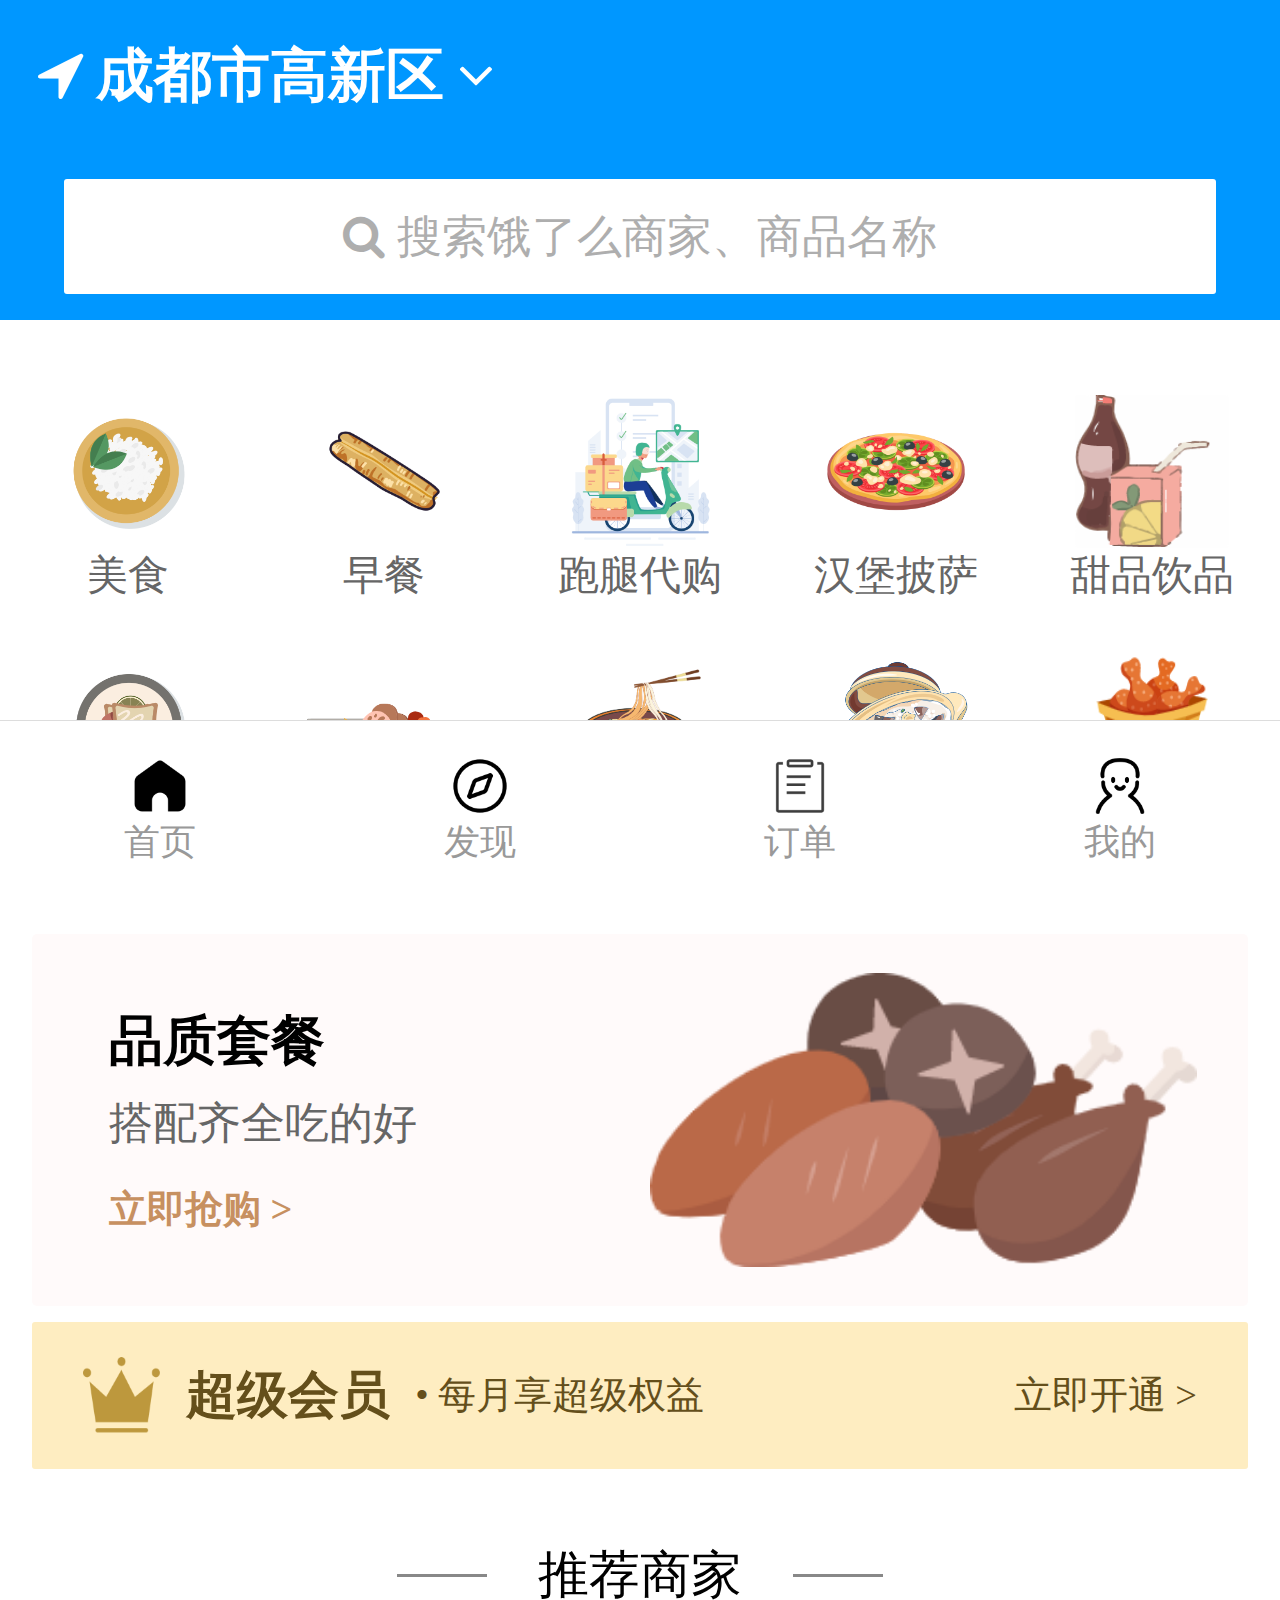
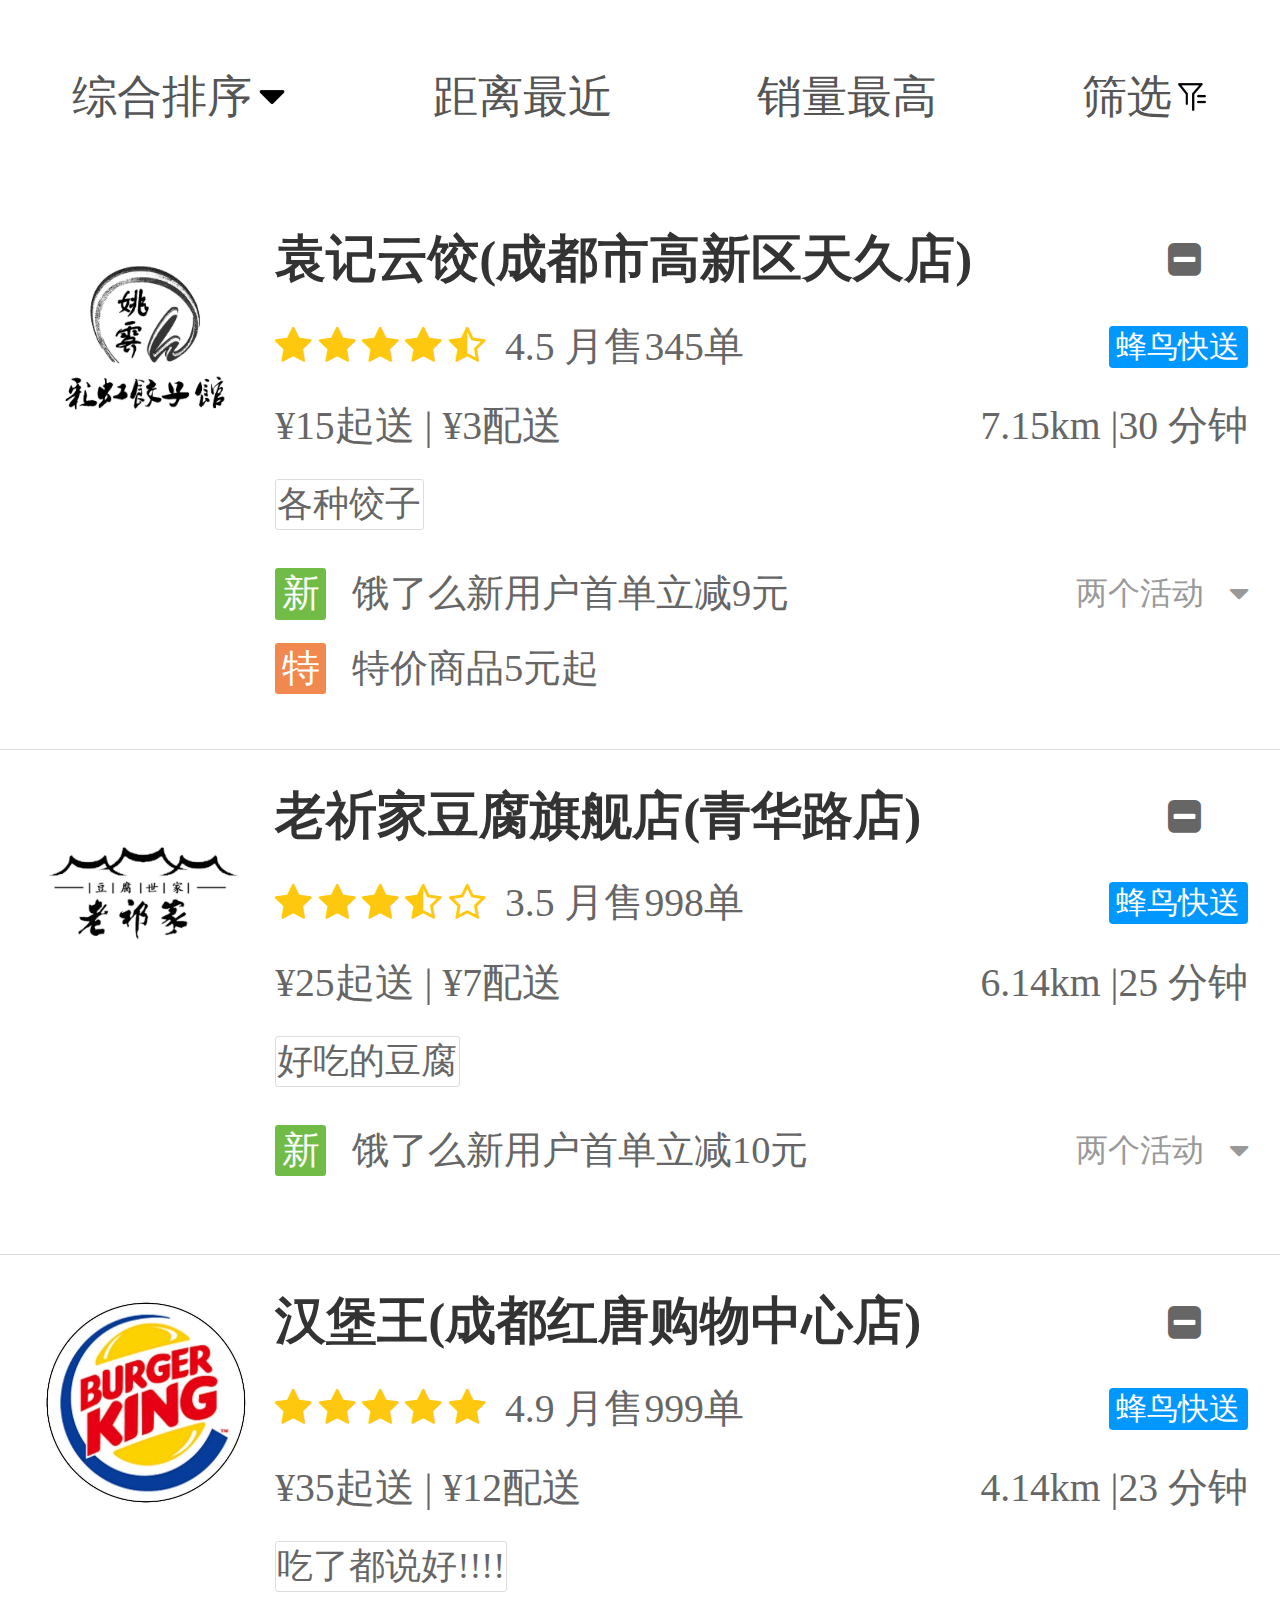
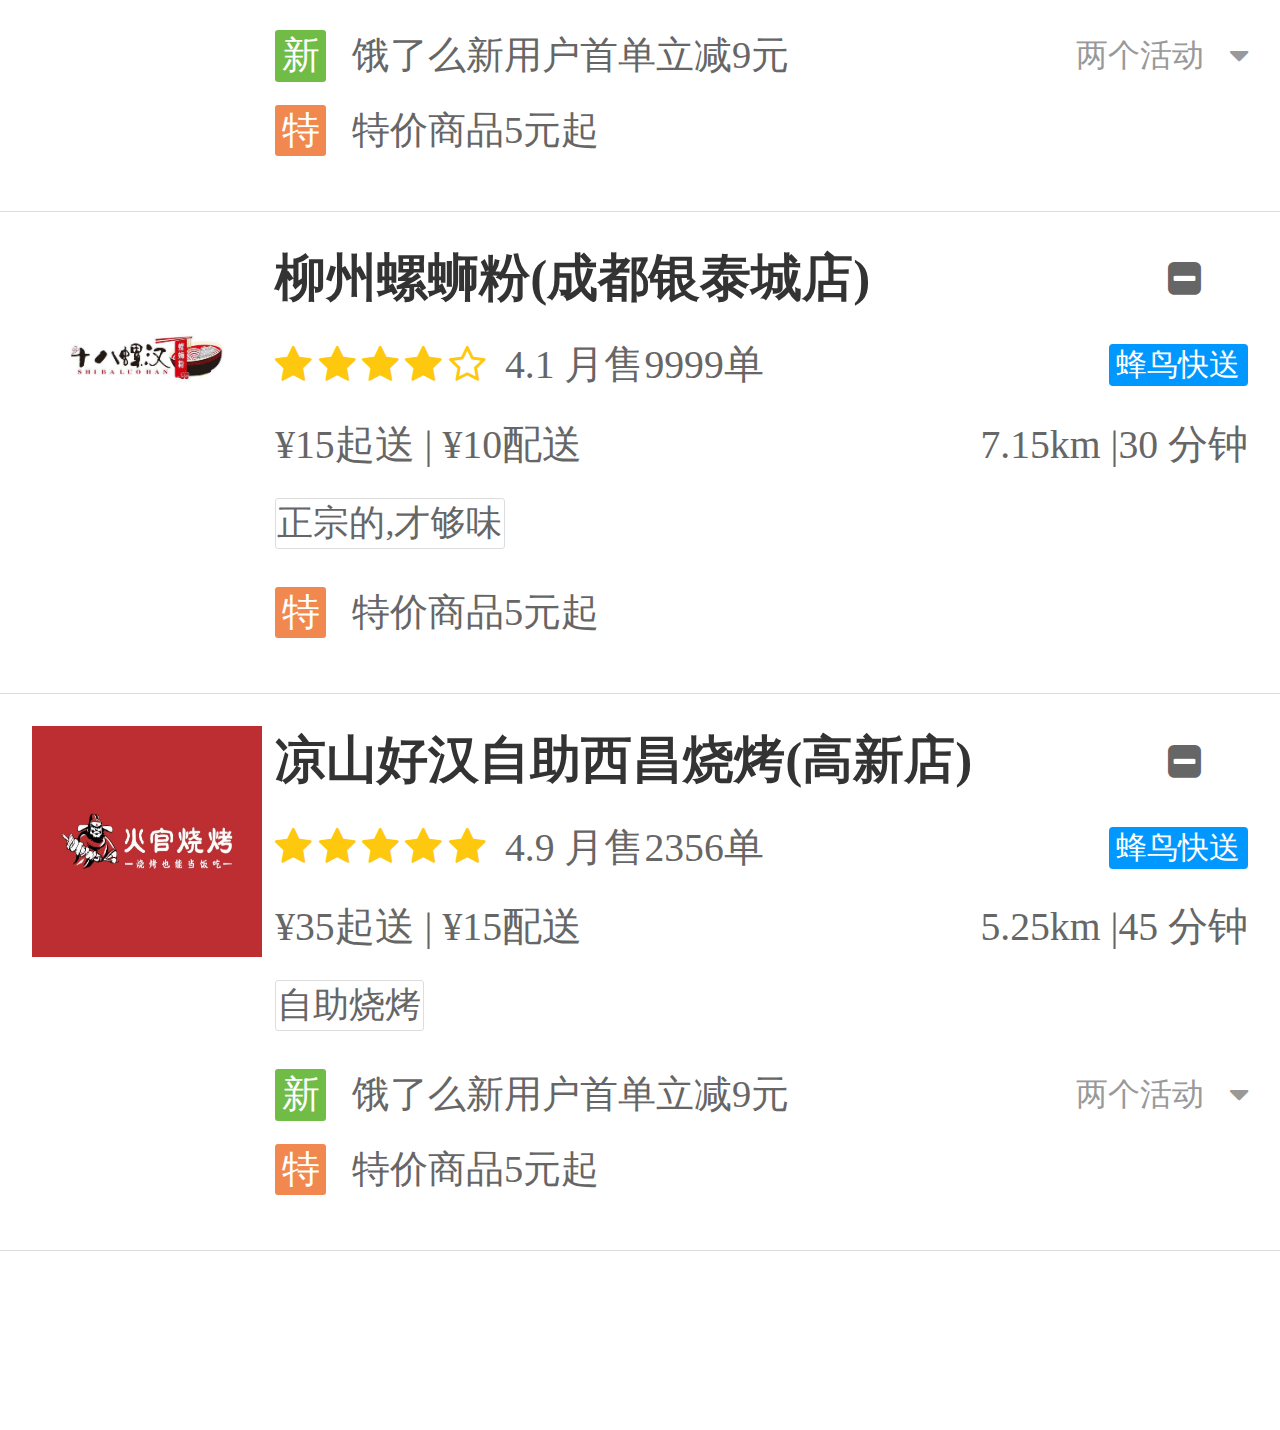
<file: elmFront/index.html>
<!DOCTYPE html>
<html lang="en">
    <head>
        <title>饿了吗首页</title>
        <meta charset="UTF-8">
        <meta name="viewport" content="width=device-width,initial-scale=1">
        <link href="FrameWork/font-awesome-4.7.0/css/font-awesome.min.css" rel="stylesheet">
        <link href="FrameWork/reset.css" rel="stylesheet">
        <link href="css/index.css" rel="stylesheet">
        <script src = js/index.js></script>
        <!--最后书写的样式有效-->
        <title>Title</title>
    </head>
    <body>
        <!--总容器-->
        <div class="wrapper">
            <!--头部部分-->
            <header>
                <div class="location-text"><i class="fa fa-location-arrow"></i>成都市高新区<i class="fa fa-angle-down"></i>
                </div>

            </header>

            <!--搜索部分-->
            <div class="search">
                <div class="search-fixed-top"id="fixedBox">
                    <div class="search-box">
                        <i class="fa fa-search"></i>搜索饿了么商家、商品名称
                    </div>
                </div>
            </div>

            <!--点餐分类部分-->
            <ul class="foodType">
                <li onclick="location.href='businesslist.html'">
                    <img src="img/img1/msfl001.png">
                    <p>美食</p>
                </li >
                <li onclick="location.href='businesslist.html'">
                <img src="img/img1/msfl002.png">
                <p>早餐</p>
                </li>
                <li onclick="location.href='businesslist.html'">
                <img src="img/img1/msfl003.png">
                <p>跑腿代购</p>
                </li>
                <li onclick="location.href='businesslist.html'">
                <img src="img/img1/msfl004.png">
                <p>汉堡披萨</p>
                </li>
                <li onclick="location.href='businesslist.html'">
                <img src="img/img1/msfl005.png">
                <p>甜品饮品</p>
                </li>
                <li onclick="location.href='businesslist.html'">
                <img src="img/img1/msfl006.png">
                <p>素食简餐</p>
                </li>
                <li onclick="location.href='businesslist.html'">
                <img src="img/img1/msfl007.png">
                <p>地方小吃</p>
                </li>
                <li onclick="location.href='businesslist.html'">
                <img src="img/img1/msfl008.png">
                <p>米粉面馆</p>
                </li>
                <li onclick="location.href='businesslist.html'">
                <img src="img/img1/msfl009.png">
                <p>包子粥铺</p>
                </li>
                <li onclick="location.href='businesslist.html'">
                <img src="img/img1/msfl010.png">
                <p>炸鸡炸串</p>
                </li>
            </ul>

            <!--广告部分-->
            <div class="banner">
                <div>
                    <h3>品质套餐</h3>
                    <p>搭配齐全吃的好</p>
                    <a>立即抢购 &gt;</a>
                </div>
                <img src="img/img1/ban.png">
            </div>

            <!--超级会员部分-->
            <div class="superMember">
                <div class="super_left">
                    <img src="img/img1/super_left.png">
                    <h3>超级会员</h3>
                    <p>&#8226; 每月享超级权益</p>
                </div>

                <div class="super_right">
                    立即开通 &gt;
                </div>


            </div>

            <!--推荐商家部分-->
            <div class="recommend">
                <div class="recommend-line"></div>
                <p>推荐商家</p>
                <div class="recommend-line"></div>
            </div>

            <!--排序方式-->
            <ul class="orderType">
                <li>综合排序<img src="img/img1/downTri.png"></li>
                <li>距离最近</li>
                <li>销量最高</li>
                <li>筛选<img src="img/img1/select.png"></li>

            </ul>

            <!--推荐商家列表-->
            <ul class="business">
                <li>
                <img src="img/img1/dumPing.jpeg">
                <div class="business_info">
                    <div class="business_info_header">
                        <h3>袁记云饺(成都市高新区天久店)</h3>
                        <i class="fa fa-minus-square"></i>
                    </div> <!--第一行-->
                    <div class="business_info_star">
                        <div class="business_info_star_left">
                            <!--                                <i class="fa fa-star"></i>满星-->
                            <!--                                <i class="fa fa-star-half-full"></i>半星-->
                            <!--                                <i class="fa fa-star-o"></i>空星-->
                            <i class="fa fa-star"></i>
                            <i class="fa fa-star"></i>
                            <i class="fa fa-star"></i>
                            <i class="fa fa-star"></i>
                            <i class="fa fa-star-half-full"></i>
                            <p>4.5 月售345单</p>
                        </div>
                        <div class="business_info_star_right">蜂鸟快送</div>
                    </div><!--星级评价-->
                    <div class="business_info_delivery">
                        <p>&#165;15起送 | &#165;3配送</p>
                        <p>7.15km |30 分钟</p>
                    </div><!--配送-->
                    <div class="business_info_intro">
                        <div>各种饺子</div>
                    </div><!--简介-->
                    <div class="business_info_promotion">
                        <div class="business_info_promotion_left">
                            <div class="business_info_promotion_left_icon">新</div>
                            <p>饿了么新用户首单立减9元</p>
                        </div>
                        <div class="business_info_promotion_right">
                            <p>两个活动</p>
                            <i class="fa fa-caret-down"></i>
                        </div>

                    </div><!---->
                    <div class="business_info_promotion">
                        <div class="business_info_promotion_left">
<!--                            这里用到了一个行的样式-->
                            <div class="business_info_promotion_left_icon" style="background-color: #F1884F">特</div>
                            <p>特价商品5元起</p>
                        </div>


                    </div><!---->




                </div>
            </li>
                <li>
                    <img src="img/img1/tofu.jpeg">
                    <div class="business_info">
                        <div class="business_info_header">
                            <h3>老祈家豆腐旗舰店(青华路店)</h3>
                            <i class="fa fa-minus-square"></i>
                        </div> <!--第一行-->
                        <div class="business_info_star">
                            <div class="business_info_star_left">
                                <!--                                <i class="fa fa-star"></i>满星-->
                                <!--                                <i class="fa fa-star-half-full"></i>半星-->
                                <!--                                <i class="fa fa-star-o"></i>空星-->
                                <i class="fa fa-star"></i>
                                <i class="fa fa-star"></i>
                                <i class="fa fa-star"></i>

                                <i class="fa fa-star-half-full"></i>
                                <i class="fa fa-star-o"></i>
                                <p>3.5 月售998单</p>
                            </div>
                            <div class="business_info_star_right">蜂鸟快送</div>
                        </div><!--星级评价-->
                        <div class="business_info_delivery">
                            <p>&#165;25起送 | &#165;7配送</p>
                            <p>6.14km |25 分钟</p>
                        </div><!--配送-->
                        <div class="business_info_intro">
                            <div>好吃的豆腐</div>
                        </div><!--简介-->
                        <div class="business_info_promotion">
                            <div class="business_info_promotion_left">
                                <div class="business_info_promotion_left_icon">新</div>
                                <p>饿了么新用户首单立减10元</p>
                            </div>
                            <div class="business_info_promotion_right">
                                <p>两个活动</p>
                                <i class="fa fa-caret-down"></i>
                            </div>

                        </div><!---->
                        <div class="business_info_promotion">
                            <div class="business_info_promotion_left">
                                <!--                            这里用到了一个行的样式-->
<!--                                <div class="business_info_promotion_left_icon" style="background-color: #F1884F">特</div>-->
<!--                                <p>特价商品5元起</p>-->
                            </div>


                        </div><!---->




                    </div>
                </li>
                <li>
                    <img src="img/img1/hamberKing.jpeg">
                    <div class="business_info">
                        <div class="business_info_header">
                            <h3>汉堡王(成都红唐购物中心店)</h3>
                            <i class="fa fa-minus-square"></i>
                        </div> <!--第一行-->
                        <div class="business_info_star">
                            <div class="business_info_star_left">
                                <!--                                <i class="fa fa-star"></i>满星-->
                                <!--                                <i class="fa fa-star-half-full"></i>半星-->
                                <!--                                <i class="fa fa-star-o"></i>空星-->
                                <i class="fa fa-star"></i>
                                <i class="fa fa-star"></i>
                                <i class="fa fa-star"></i>
                                <i class="fa fa-star"></i>
                                <i class="fa fa-star"></i>
                                <p>4.9 月售999单</p>
                            </div>
                            <div class="business_info_star_right">蜂鸟快送</div>
                        </div><!--星级评价-->
                        <div class="business_info_delivery">
                            <p>&#165;35起送 | &#165;12配送</p>
                            <p>4.14km |23 分钟</p>
                        </div><!--配送-->
                        <div class="business_info_intro">
                            <div>吃了都说好!!!!</div>
                        </div><!--简介-->
                        <div class="business_info_promotion">
                            <div class="business_info_promotion_left">
                                <div class="business_info_promotion_left_icon">新</div>
                                <p>饿了么新用户首单立减9元</p>
                            </div>
                            <div class="business_info_promotion_right">
                                <p>两个活动</p>
                                <i class="fa fa-caret-down"></i>
                            </div>

                        </div><!---->
                        <div class="business_info_promotion">
                            <div class="business_info_promotion_left">
                                <!--                            这里用到了一个行的样式-->
                                <div class="business_info_promotion_left_icon" style="background-color: #F1884F">特</div>
                                <p>特价商品5元起</p>
                            </div>


                        </div><!---->




                    </div>
                </li>
                <li>
                    <img src="img/img1/badSmell.jpeg">
                    <div class="business_info">
                        <div class="business_info_header">
                            <h3>柳州螺蛳粉(成都银泰城店)</h3>
                            <i class="fa fa-minus-square"></i>
                        </div> <!--第一行-->
                        <div class="business_info_star">
                            <div class="business_info_star_left">
                                <!--                                <i class="fa fa-star"></i>满星-->
                                <!--                                <i class="fa fa-star-half-full"></i>半星-->
                                <!--                                <i class="fa fa-star-o"></i>空星-->
                                <i class="fa fa-star"></i>
                                <i class="fa fa-star"></i>
                                <i class="fa fa-star"></i>
                                <i class="fa fa-star"></i>
                                <i class="fa fa-star-o"></i>
                                <p>4.1 月售9999单</p>
                            </div>
                            <div class="business_info_star_right">蜂鸟快送</div>
                        </div><!--星级评价-->
                        <div class="business_info_delivery">
                            <p>&#165;15起送 | &#165;10配送</p>
                            <p>7.15km |30 分钟</p>
                        </div><!--配送-->
                        <div class="business_info_intro">
                            <div>正宗的,才够味</div>
                        </div><!--简介-->
<!--                        <div class="business_info_promotion">-->
<!--                            <div class="business_info_promotion_left">-->
<!--                                <div class="business_info_promotion_left_icon">新</div>-->
<!--                                <p>饿了么新用户首单立减9元</p>-->
<!--                            </div>-->
<!--                            <div class="business_info_promotion_right">-->
<!--                                <p>两个活动</p>-->
<!--                                <i class="fa fa-caret-down"></i>-->
<!--                            </div>-->

<!--                        </div>&lt;!&ndash;&ndash;&gt;-->
                        <div class="business_info_promotion">
                            <div class="business_info_promotion_left">
                                <!--                            这里用到了一个行的样式-->
                                <div class="business_info_promotion_left_icon" style="background-color: #F1884F">特</div>
                                <p>特价商品5元起</p>
                            </div>


                        </div><!---->




                    </div>
                </li>
                <li>
                    <img src="img/img1/fire.jpeg">
                    <div class="business_info">
                        <div class="business_info_header">
                            <h3>凉山好汉自助西昌烧烤(高新店)</h3>
                            <i class="fa fa-minus-square"></i>
                        </div> <!--第一行-->
                        <div class="business_info_star">
                            <div class="business_info_star_left">
                                <!--                                <i class="fa fa-star"></i>满星-->
                                <!--                                <i class="fa fa-star-half-full"></i>半星-->
                                <!--                                <i class="fa fa-star-o"></i>空星-->
                                <i class="fa fa-star"></i>
                                <i class="fa fa-star"></i>
                                <i class="fa fa-star"></i>
                                <i class="fa fa-star"></i>
                                <i class="fa fa-star"></i>
                                <p>4.9 月售2356单</p>
                            </div>
                            <div class="business_info_star_right">蜂鸟快送</div>
                        </div><!--星级评价-->
                        <div class="business_info_delivery">
                            <p>&#165;35起送 | &#165;15配送</p>
                            <p>5.25km |45 分钟</p>
                        </div><!--配送-->
                        <div class="business_info_intro">
                            <div>自助烧烤</div>
                        </div><!--简介-->
                        <div class="business_info_promotion">
                            <div class="business_info_promotion_left">
                                <div class="business_info_promotion_left_icon">新</div>
                                <p>饿了么新用户首单立减9元</p>
                            </div>
                            <div class="business_info_promotion_right">
                                <p>两个活动</p>
                                <i class="fa fa-caret-down"></i>
                            </div>

                        </div><!---->
                        <div class="business_info_promotion">
                            <div class="business_info_promotion_left">
                                <!--                            这里用到了一个行的样式-->
                                <div class="business_info_promotion_left_icon" style="background-color: #F1884F">特</div>
                                <p>特价商品5元起</p>
                            </div>


                        </div><!---->




                    </div>
                </li>

            </ul>

            <!--底部菜单-->
            <ul class="bottom_menu">
                <li onclick="location.href='index.html'">
                    <img src="img/img1/headPage.png">
                    <p>首页</p>
                </li>
                <li>
                    <img src="img/img1/search.png">
                    <p>发现</p>
                </li>
                <li onclick="location.href='orderList.html'">
                    <img src="img/img1/order.png">
                    <p>订单</p>
                </li>
                <li>
                    <img src="img/img1/mine.png">
                    <p>我的</p>
                </li>

            </ul>



        </div>
    </body>
</html>
</file>
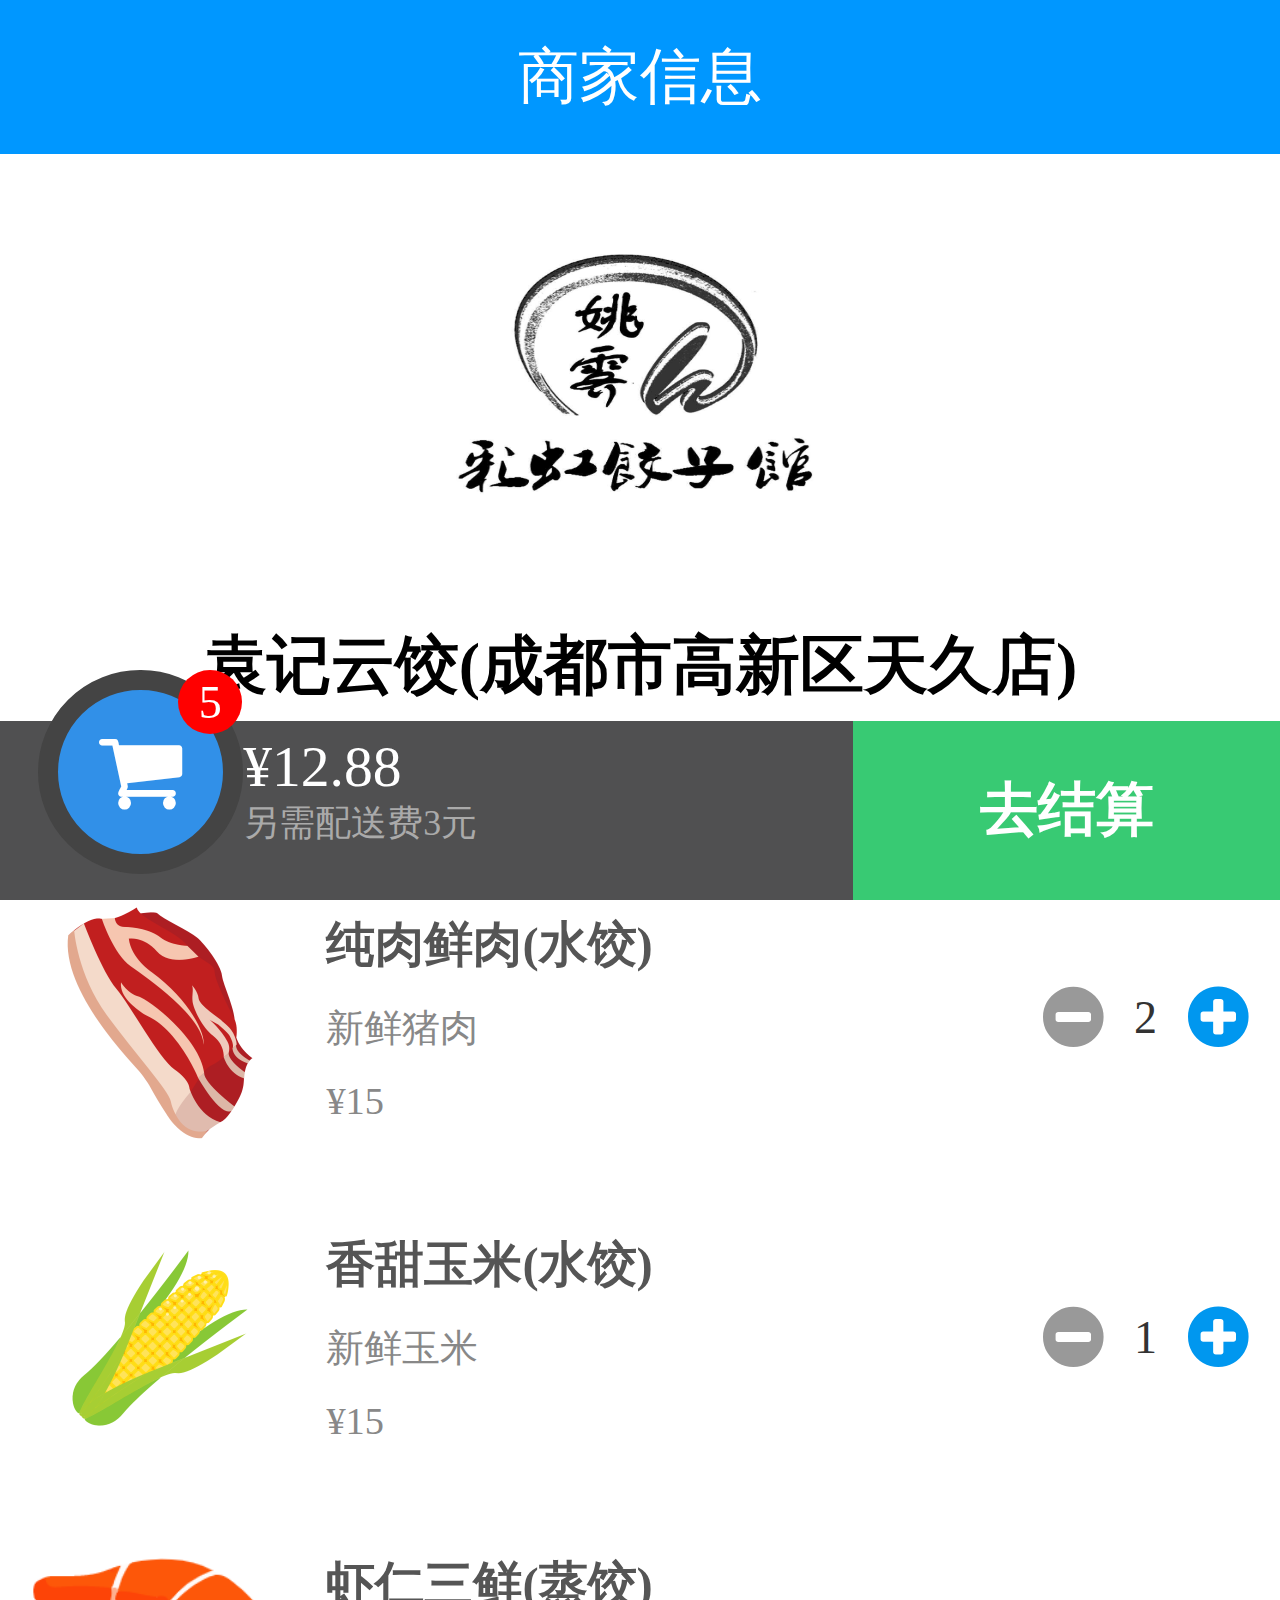
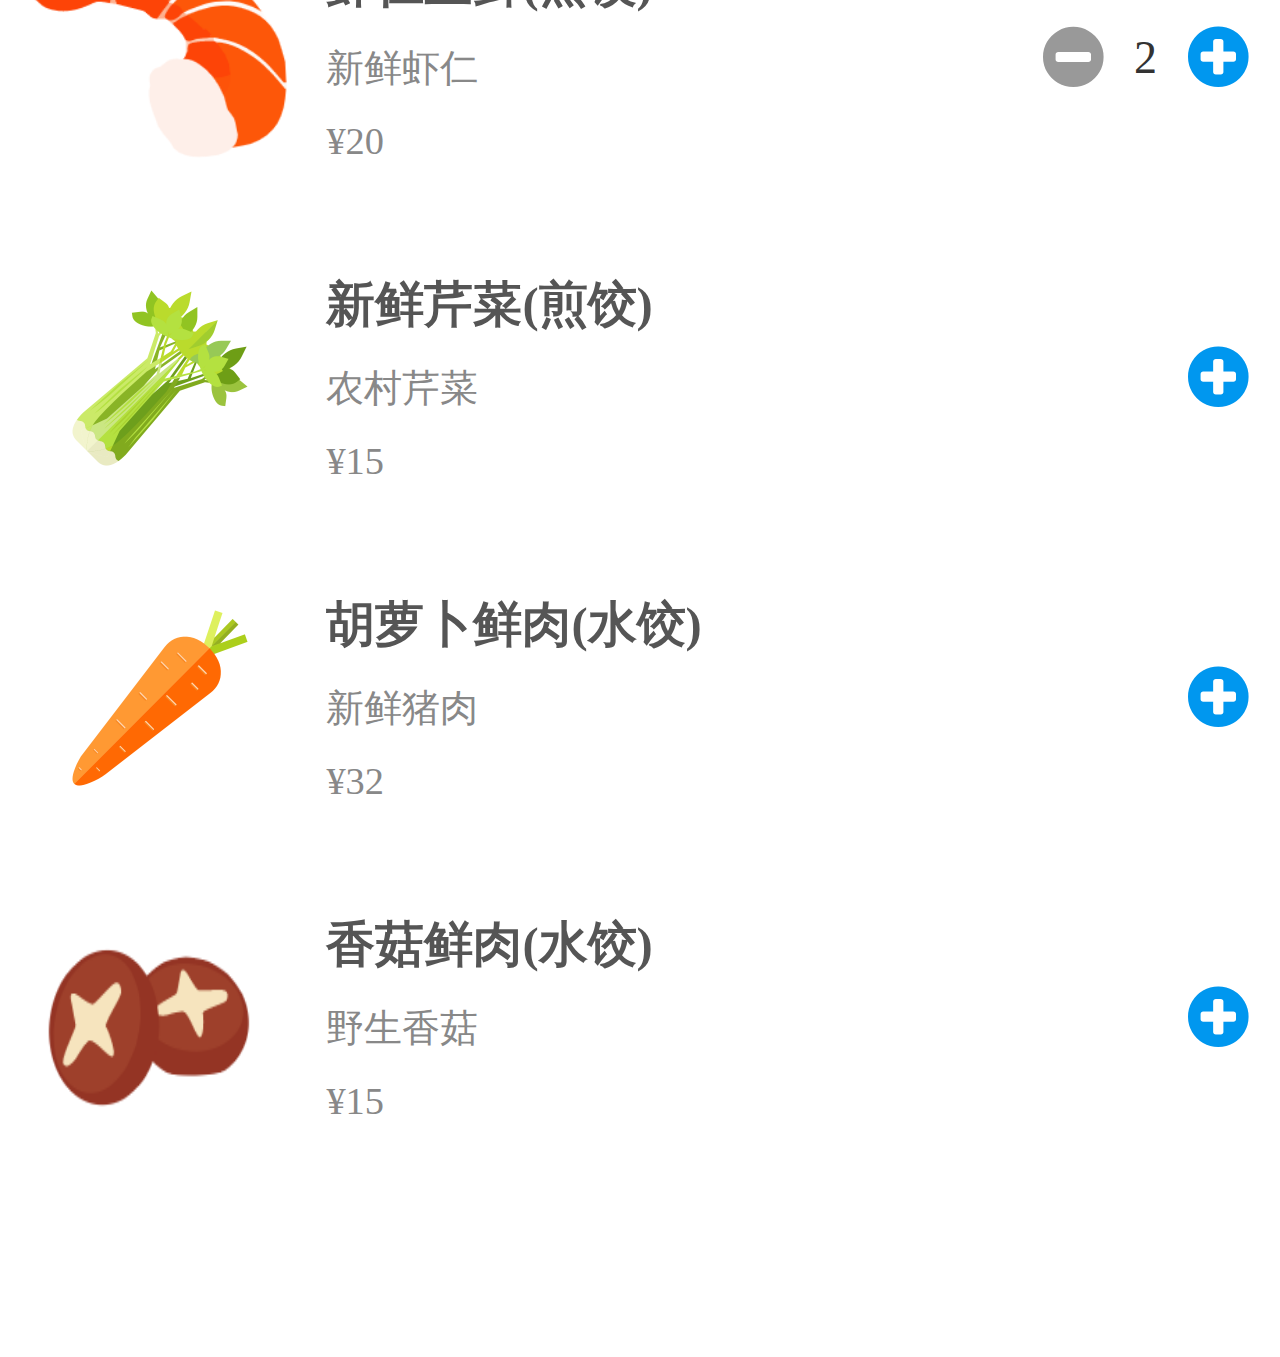
<file: elmFront/businessInfo.html>
<!DOCTYPE html>
<html lang="en">
    <head>

        <meta charset="UTF-8">
        <title>商家信息</title>
        <meta name="viewport" content="width=device-width,initial-scale=1">
        <link href="FrameWork/font-awesome-4.7.0/css/font-awesome.min.css" rel="stylesheet">
        <link href="FrameWork/reset.css" rel="stylesheet">
        <link href="css/businessInfo.css" rel="stylesheet">

    </head>
    <body>
        <div class="wrapper">

            <!--头部-->
            <header>
                <p>商家信息</p>
            </header>

            <!--商家大图标-->
            <div class="business_logo">
                <img src="img/img1/dumPing.jpeg">
            </div>

            <!--商家信息-->
            <div class="business-info">
                <h1>袁记云饺(成都市高新区天久店)</h1>
                <p>&#165;15起送 &#165;3配送</p>
                <p>各种饺子</p>
            </div>

            <!--食品列表-->
            <ul class="food">
                <li>
                    <div class="food_left">
                        <img src="img/img1/meatDum.png">
                        <div class="food_left_info">
                            <h3>纯肉鲜肉(水饺)</h3>
                            <p>新鲜猪肉</p>
                            <p>&#165;15</p>
                        </div>

                    </div>
                    <div class="food_right">
                        <div>
                            <!--分成三块-->
                            <i class = "fa fa-minus-circle"></i></i>
                        </div>
                        <p><span>2</span></p>
                        <div>
                            <i class="fa fa-plus-circle"></i>
                        </div>


                    </div>

                </li>

                <li>
                    <div class="food_left">
                        <img src="img/img1/yumi.png">
                        <div class="food_left_info">
                            <h3>香甜玉米(水饺)</h3>
                            <p>新鲜玉米</p>
                            <p>&#165;15</p>
                        </div>

                    </div>
                    <div class="food_right">
                        <div>
                            <!--分成三块-->
                            <i class = "fa fa-minus-circle"></i></i></div>
                        <p>
                            <span>1</span>
                        </p>
                        <div>
                            <i class="fa fa-plus-circle"></i>
                        </div>
                    </div>

                </li>

                <li>
                    <div class="food_left">
                        <img src="img/img1/xiaren.png">
                        <div class="food_left_info">
                            <h3>虾仁三鲜(蒸饺)</h3>
                            <p>新鲜虾仁</p>
                            <p>&#165;20</p>
                        </div>

                    </div>
                    <div class="food_right">
                        <div>
                            <!--                            分成三块-->
                            <i class = "fa fa-minus-circle"></i></i>
                        </div>
                        <p>
                            <span>2</span>
                        </p>
                        <div>
                            <i class="fa fa-plus-circle"></i>
                        </div>
                    </div>

                </li>

                <li>
                    <div class="food_left">
                        <img src="img/img1/qincai.png">
                        <div class="food_left_info">
                            <h3>新鲜芹菜(煎饺)</h3>
                            <p>农村芹菜</p>
                            <p>&#165;15</p>
                        </div>

                    </div>
                    <div class="food_right">
                        <div>
                            <!--                            分成三块-->
<!--                            <i class = "fa fa-minus-circle>></i>>-->
                        </div>
                        <p>
<!--                            <span>2</span>-->
                        </p>
                        <div>
                            <i class="fa fa-plus-circle"></i>
                        </div>

                    </div>
                </li>

                <li>
                    <div class="food_left">
                        <img src="img/img1/huluobo.png">
                        <div class="food_left_info">
                            <h3>胡萝卜鲜肉(水饺)</h3>
                            <p>新鲜猪肉</p>
                            <p>&#165;32</p>
                        </div>

                    </div>
                    <div class="food_right">
                        <div>
                            <!--                            分成三块-->
<!--                            <i class = "fa fa-minus-circle>></i>>-->
                        </div>
                        <p>
<!--                            <span>2</span>-->
                        </p>
                        <div>
                            <i class="fa fa-plus-circle"></i>
                        </div>
                    </div>

                </li>

                <li>
                    <div class="food_left">
                        <img src="img/img1/xianggu.png">
                        <div class="food_left_info">
                            <h3>香菇鲜肉(水饺)</h3>
                            <p>野生香菇</p>
                            <p>&#165;15</p>
                        </div>

                    </div>
                    <div class="food_right">
                        <div>
                            <!--                            分成三块-->
<!--                            <i class = "fa fa-minus-circle>></i>>-->
                        </div>
                        <p>
<!--                            <span>2</span>-->
                        </p>
                        <div>
                            <i class="fa fa-plus-circle"></i>
                        </div>
                    </div>

                </li>

            </ul>

            <!--购物车部分-->
            <div class="cart">
                <div class="cart_left">
                    <div class="cart_left_icon">
                        <i class="fa fa-shopping-cart"></i>
                        <div class="cart_left_icon_quantity">5</div>

                    </div>
                    <div class="cart_left_info">
                        <p>&#165;12.88</p>
                        <p>另需配送费3元</p>

                    </div>
                </div>
                <div class="cart_right">

                    <!--不够配送费-->
<!--                    <div class = "cart_right_item">&#165;15起送</div>-->
                    <!--足够配送费-->
                    <div class = "cart_right_item" onclick="location.href='order.html'">去结算</div>



                </div>

            </div>
        </div>
    </body>
</html>
</file>
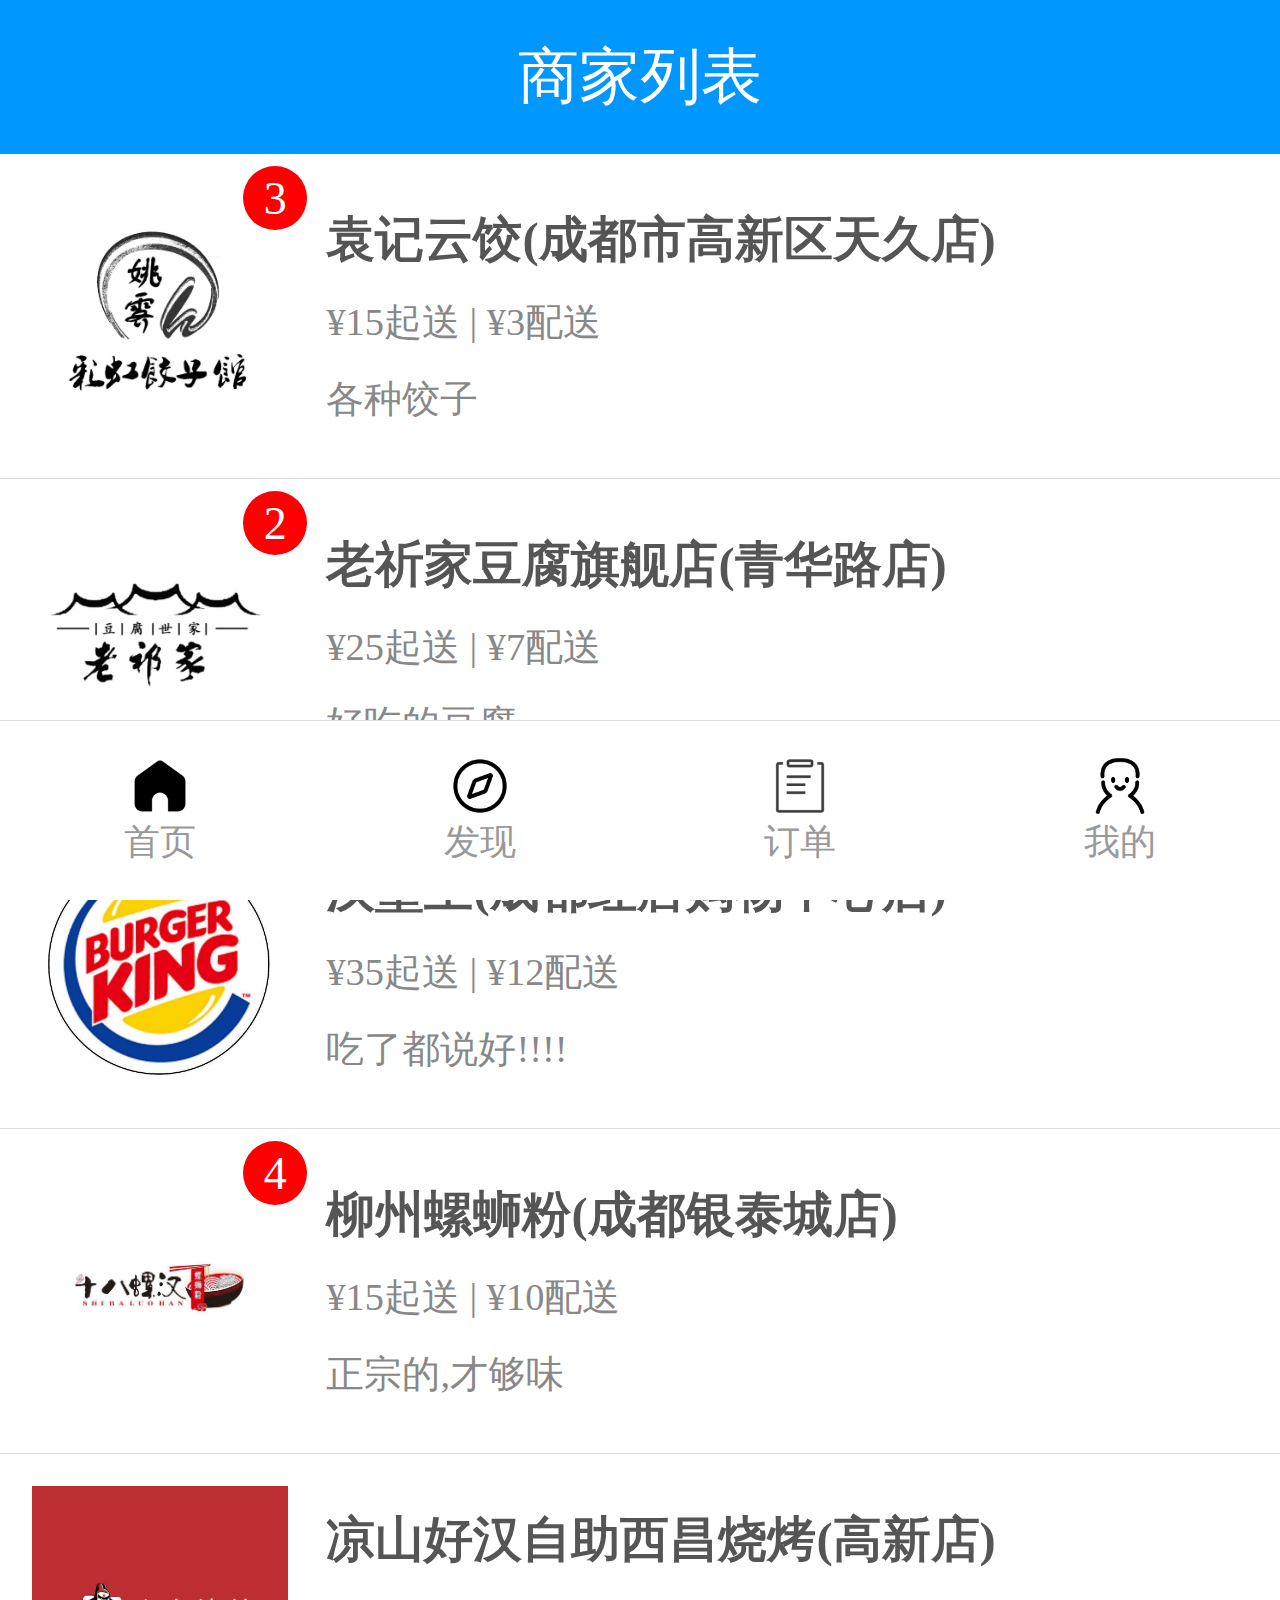
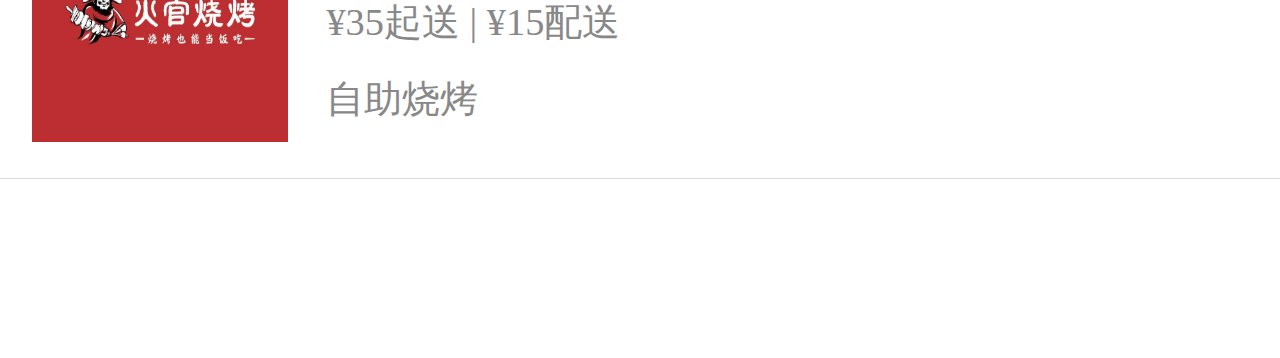
<file: elmFront/businesslist.html>
<!DOCTYPE html>
<html lang="en">
    <head>
        <meta charset="UTF-8">
        <title>饿了么 商家列表</title>
        <meta name="viewport" content="width=device-width,initial-scale=1">
        <link href="FrameWork/reset.css" rel="stylesheet">
        <link href="css/businesslist.css" rel="stylesheet">


    </head>
    <body>
        <div class = "wrapper">

            <!--头部-->
            <header>
                <p>商家列表</p>
            </header>

            <!--商家列表-->
            <ul class="business">
                <li onclick="location.href='businessInfo.html'">
                    <div class="business_img">
                        <img src="img/img1/dumPing.jpeg">
                        <div class="business-img-quantity">3</div>
                    </div>
                    <div class="business-info">
                        <h3>袁记云饺(成都市高新区天久店)</h3>
                        <p>&#165;15起送 | &#165;3配送</p>
                        <p>各种饺子</p>

                    </div>
                </li>
                <li onclick="location.href='businessInfo.html'">
                    <div class="business_img">
                        <img src="img/img1/tofu.jpeg">
                        <div class="business-img-quantity">2</div>
                    </div>
                    <div class="business-info">
                        <h3>老祈家豆腐旗舰店(青华路店)</h3>
                        <p>&#165;25起送 | &#165;7配送</p>
                        <p>好吃的豆腐</p>

                    </div>
                </li>
                <li onclick="location.href='businessInfo.html'">
                    <div class="business_img">
                        <img src="img/img1/hamberKing.jpeg">
                    </div>
                    <div class="business-info">
                        <h3>汉堡王(成都红唐购物中心店)</h3>
                        <p>&#165;35起送 | &#165;12配送</p>
                        <p>吃了都说好!!!!</p>

                    </div>
                </li>
                <li onclick="location.href='businessInfo.html'">
                    <div class="business_img">
                        <img src="img/img1/badSmell.jpeg">
                        <div class="business-img-quantity">4</div>
                    </div>
                    <div class="business-info">
                        <h3>柳州螺蛳粉(成都银泰城店)</h3>
                        <p>&#165;15起送 | &#165;10配送</p>
                        <p>正宗的,才够味</p>

                    </div>
                </li>
                <li onclick="location.href='businessInfo.html'">
                    <div class="business_img">
                        <img src="img/img1/fire.jpeg">
                    </div>
                    <div class="business-info">
                        <h3>凉山好汉自助西昌烧烤(高新店)</h3>
                        <p>&#165;35起送 | &#165;15配送</p>
                        <p>自助烧烤</p>

                    </div>
                </li>
            </ul>

            <!--底部菜单-->
            <ul class="bottom_menu">
                <li onclick="location.href='index.html'">
                    <img src="img/img1/headPage.png">
                    <p>首页</p>
                </li>
                <li>
                    <img src="img/img1/search.png">
                    <p>发现</p>
                </li>
                <li onclick="location.href='orderList.html'">
                    <img src="img/img1/order.png">
                    <p>订单</p>
                </li>
                <li onclick="location.href='login.html'">
                    <img src="img/img1/mine.png">
                    <p>我的</p>
                </li>

            </ul>


        </div>
    </body>
</html>
</file>
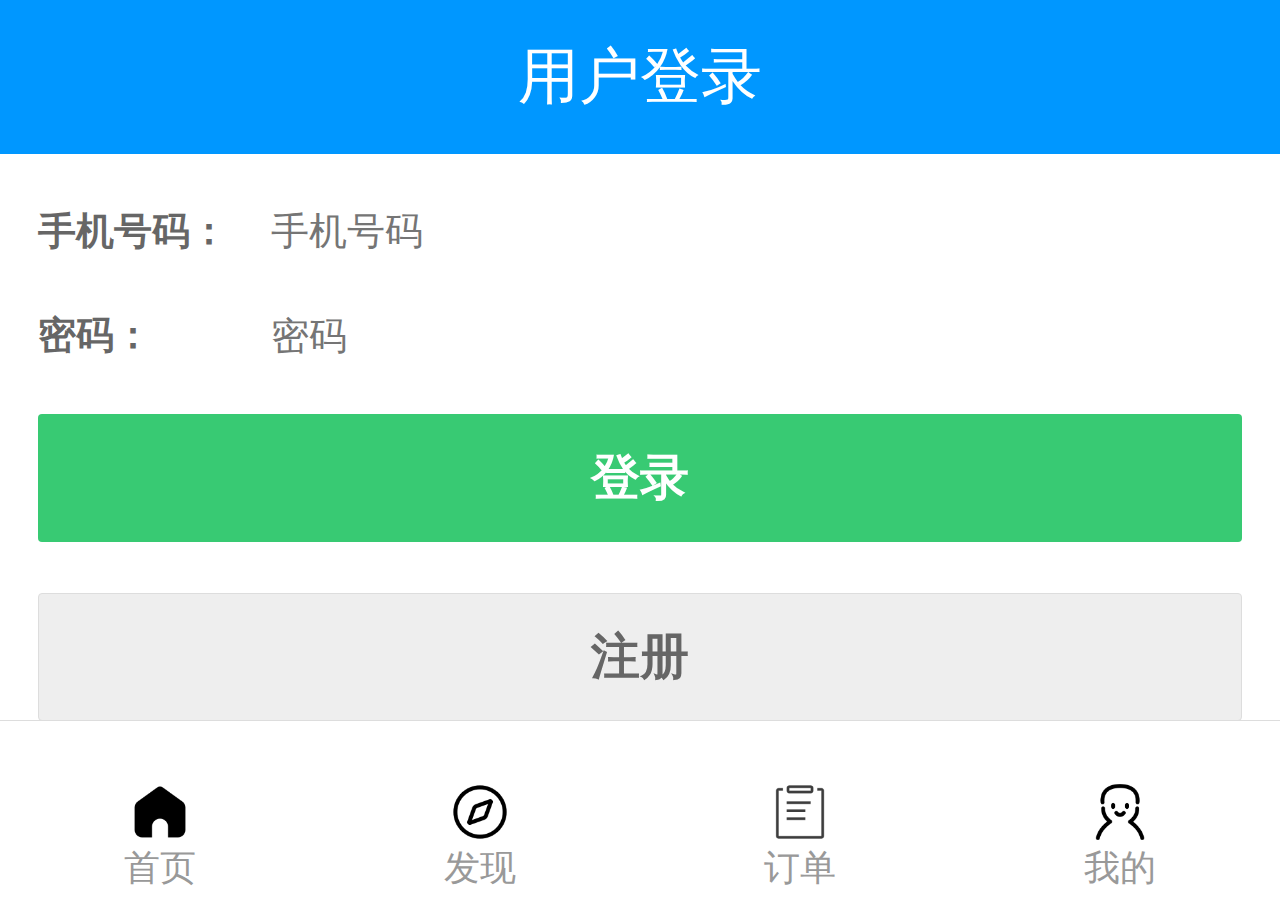
<file: elmFront/login.html>
<!DOCTYPE html>
<html lang="en">
    <head>
        <meta charset="UTF-8">
        <title>用户登录</title>
        <meta name="viewport" content="width=device-width,initial-scale=1">
        <link href="FrameWork/font-awesome-4.7.0/css/font-awesome.min.css" rel="stylesheet">
        <link href="FrameWork/reset.css" rel="stylesheet">
        <link href="css/login.css" rel="stylesheet">


    </head>
    <body>
        <div class="wrapper">
            <!--头部-->
            <header>
                <p>用户登录</p>
            </header>


            <!--登录表单-->
            <ul class="form_box">
                <li>
                    <div class="title">
                        手机号码：
                    </div>
                    <div class="content">
                        <input type="text" placeholder="手机号码">
                    </div>
                </li>

                <li>
                    <div class="title">
                        密码：
                    </div>
                    <div class="content">
                        <input type="password" placeholder="密码">
                    </div>
                </li>
            </ul>

            <div class="button_login">
                <button>登录</button>
            </div>

            <div class="button_register">
                <button onclick="location.href='register.html'">注册</button>
            </div>

            <!--底部菜单-->
            <ul class="bottom_menu">
                <li onclick="location.href='index.html'">
                    <img src="img/img1/headPage.png">
                    <p>首页</p>
                </li>
                <li>
                    <img src="img/img1/search.png">
                    <p>发现</p>
                </li>
                <li onclick="location.href='orderList.html'">
                    <img src="img/img1/order.png">
                    <p>订单</p>
                </li>
                <li onclick="location.href='login.html'">
                    <img src="img/img1/mine.png">
                    <p>我的</p>
                </li>

            </ul>
        </div>
    </body>
</html>
</file>
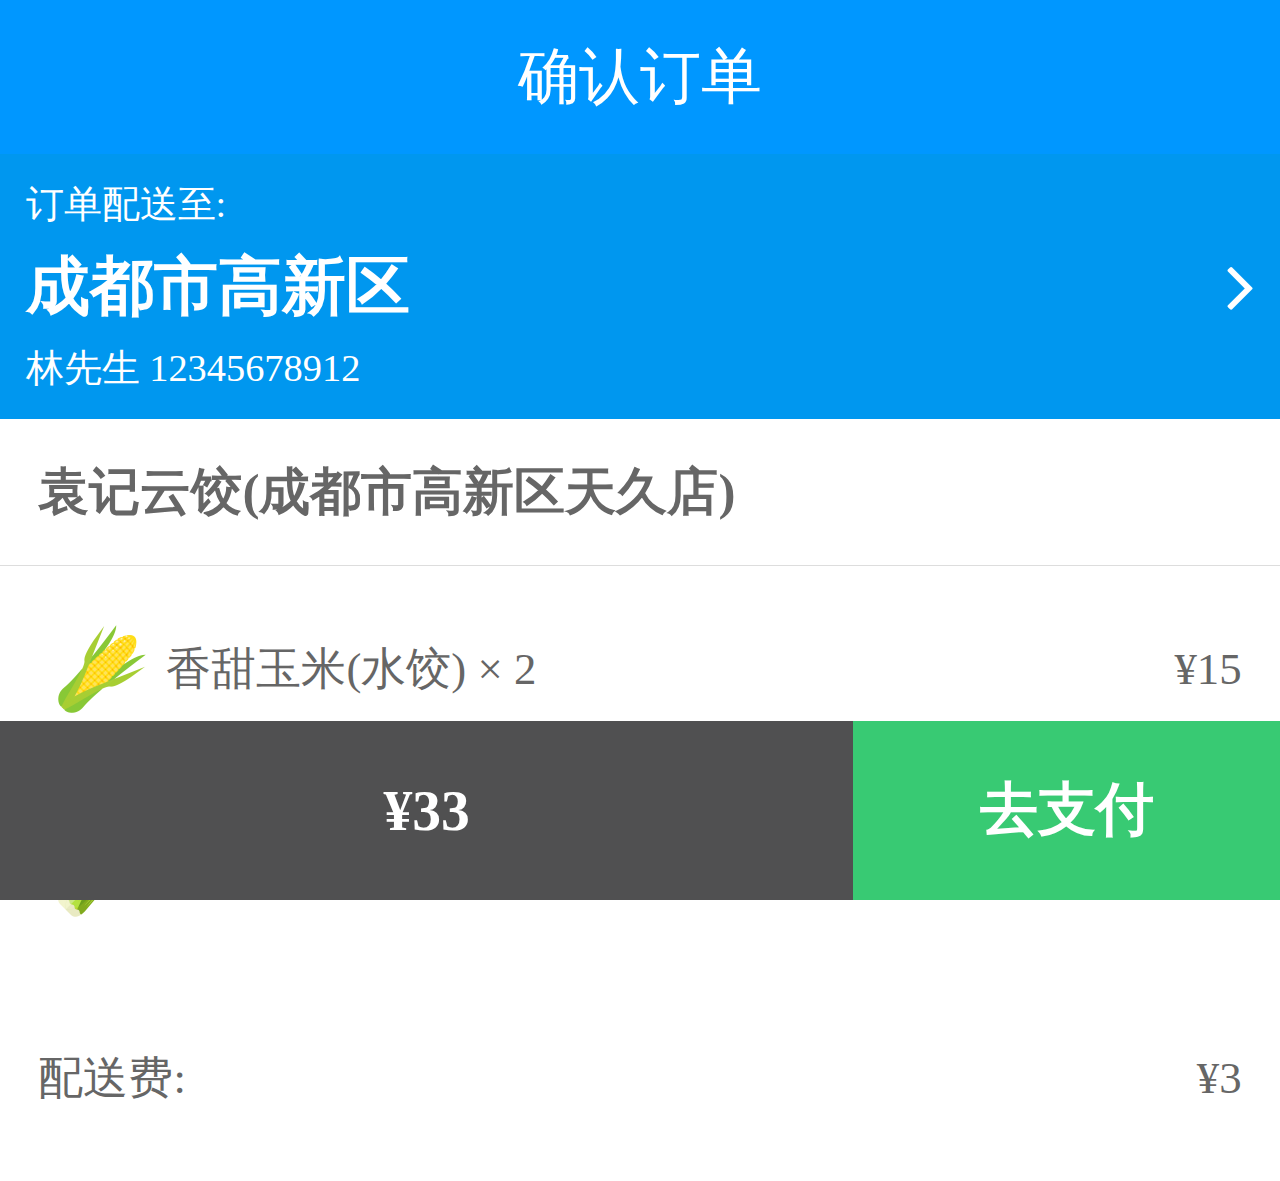
<file: elmFront/order.html>
<!DOCTYPE html>
<html lang="en">
    <head>
        <meta charset="UTF-8">
        <title>确认订单</title>
        <meta name="viewport" content="width=device-width,initial-scale=1">
        <link href="FrameWork/font-awesome-4.7.0/css/font-awesome.min.css" rel="stylesheet">
        <link href="FrameWork/reset.css" rel="stylesheet">
        <link href="css/order.css" rel="stylesheet">
    </head>
    <body>
        <div class="wrapper">
            <!--头部-->
            <header>
                <p>确认订单</p>
            </header>

            <!--订单详情-->
            <div class="order_info">
                <h5>订单配送至:</h5>
                <div class="order_info_address">
                    <p>成都市高新区</p>
                    <i class="fa fa-angle-right"></i>
                </div>
                <p>林先生 12345678912</p>

            </div>
            <h3>袁记云饺(成都市高新区天久店)</h3>

            <!--订单明细-->
            <ul class="order_detailed">
                <li>
                    <div class="order_detailed_left">
                        <img src="img/img1/yumi.png">
                        <p>香甜玉米(水饺) × 2</p>
                    </div>
                    <p>&#165;15</p>
                </li>
                <li>
                    <div class="order_detailed_left">
                        <img src="img/img1/qincai.png">
                        <p>新鲜芹菜(水饺) × 1</p>
                    </div>
                    <p>&#165;15</p>
                </li>


            </ul>
            <div class="order_deliveryFee">
                <p>配送费:</p>
                <p>&#165;3</p>
            </div>

            <!--订单合计-->
            <div class="total">
                <div class="total_left">
                    &#165;33
                </div>
                <div class="total_right" onclick="location.href='payment.html'">
                    去支付
                </div>
            </div>

        </div>
    </body>
</html>
</file>
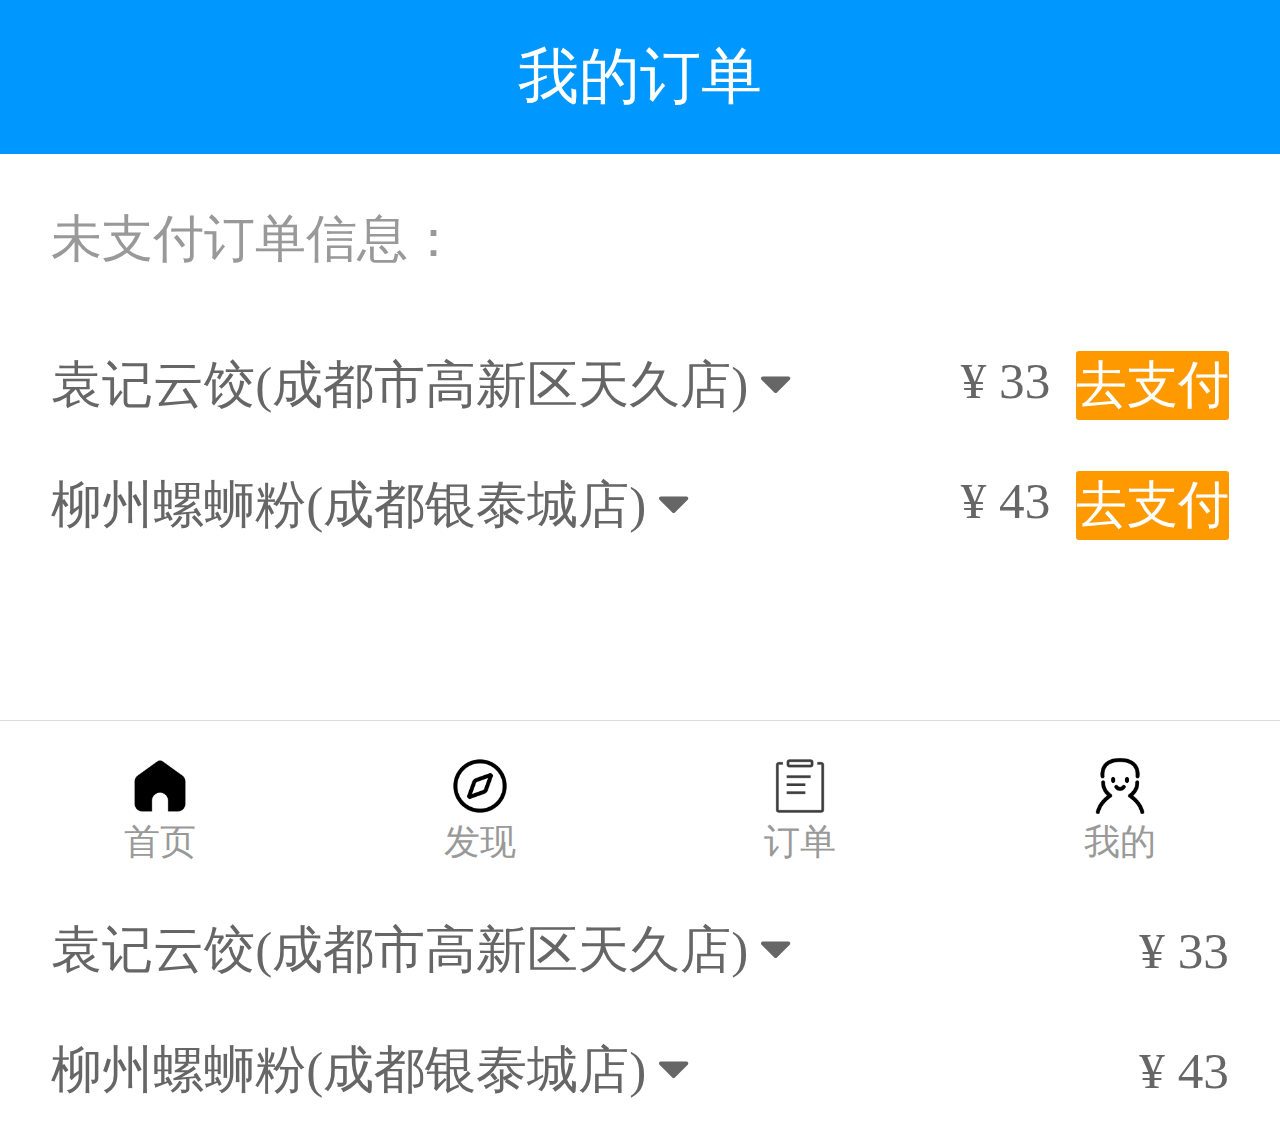
<file: elmFront/orderList.html>
<!DOCTYPE html>
<html lang="en">
    <head>
        <meta charset="UTF-8">
        <title>我的订单</title>
        <meta name="viewport" content="width=device-width,initial-scale=1">
        <link href="FrameWork/font-awesome-4.7.0/css/font-awesome.min.css" rel="stylesheet">
        <link href="FrameWork/reset.css" rel="stylesheet">
        <link href="css/orderList.css" rel="stylesheet">
        <script src="js/orderList.js"></script>

    </head>
    <body>
        <div class="wrapper">
            <!--头部-->
            <header>
                <p>我的订单</p>
            </header>

            <!--订单列表-->
            <h3>
                未支付订单信息：
            </h3>
            <ul class="order">
                <li>
                    <div class="order_info">
                        <p>
                            袁记云饺(成都市高新区天久店)
                            <i class="fa fa-caret-down"></i>
                        </p>

                        <div class="order_info_right">
                            <p>&#165; 33</p>
                            <div class="order_info_right_icon">去支付</div>
                        </div>
                    </div>

                    <ul class="order_detail" >
                        <li>
                            <p>新鲜芹菜(水饺) x 2</p>
                            <p>&#165;30</p>
                        </li>
                        <li>
                            <p>香甜玉米(水饺) x 1</p>
                            <p>&#165;15</p>
                        </li>
                        <li>
                            <p>配送费</p>
                            <p>&#165;3</p>
                        </li>
                    </ul>

                </li>
                <li>
                    <div class="order_info">
                        <p>
                            柳州螺蛳粉(成都银泰城店)
                            <i class="fa fa-caret-down"></i>
                        </p>

                        <div class="order_info_right">
                            <p>&#165; 43</p>
                            <div class="order_info_right_icon">去支付</div>
                        </div>
                    </div>

                    <ul class="order_detail" >
                        <li>
                            <p>新鲜芹菜(水饺) x 2</p>
                            <p>&#165;30</p>
                        </li>
                        <li>
                            <p>香甜玉米(水饺) x 1</p>
                            <p>&#165;15</p>
                        </li>
                        <li>
                            <p>配送费</p>
                            <p>&#165;3</p>
                        </li>
                    </ul>

                </li>


            </ul>

            <h3>
                已支付订单信息：
            </h3>
            <ul class="order">
                <li>
                    <div class="order_info">
                        <p>
                            袁记云饺(成都市高新区天久店)
                            <i class="fa fa-caret-down"></i>
                        </p>

                        <div class="order_info_right">
                            <p>&#165; 33</p>
                        </div>
                    </div>

                    <ul class="order_detail" >
                        <li>
                            <p>新鲜芹菜(水饺) x 2</p>
                            <p>&#165;30</p>
                        </li>
                        <li>
                            <p>香甜玉米(水饺) x 1</p>
                            <p>&#165;15</p>
                        </li>
                        <li>
                            <p>配送费</p>
                            <p>&#165;3</p>
                        </li>
                    </ul>

                </li>
                <li>
                    <div class="order_info">
                        <p>
                            柳州螺蛳粉(成都银泰城店)
                            <i class="fa fa-caret-down"></i>
                        </p>

                        <div class="order_info_right">
                            <p>&#165; 43</p>
                        </div>
                    </div>

                    <ul class="order_detail" >
                        <li>
                            <p>新鲜芹菜(水饺) x 2</p>
                            <p>&#165;30</p>
                        </li>
                        <li>
                            <p>香甜玉米(水饺) x 1</p>
                            <p>&#165;15</p>
                        </li>
                        <li>
                            <p>配送费</p>
                            <p>&#165;3</p>
                        </li>
                    </ul>

                </li>


            </ul>

            <!--底部菜单-->
            <ul class="bottom_menu">
                <li onclick="location.href='index.html'">
                    <img src="img/img1/headPage.png">
                    <p>首页</p>
                </li>
                <li>
                    <img src="img/img1/search.png">
                    <p>发现</p>
                </li>
                <li onclick="location.href='orderList.html'">
                    <img src="img/img1/order.png">
                    <p>订单</p>
                </li>
                <li onclick="location.href='login.html'">
                    <img src="img/img1/mine.png">
                    <p>我的</p>
                </li>

            </ul>
        </div>
    </body>
</html>
</file>
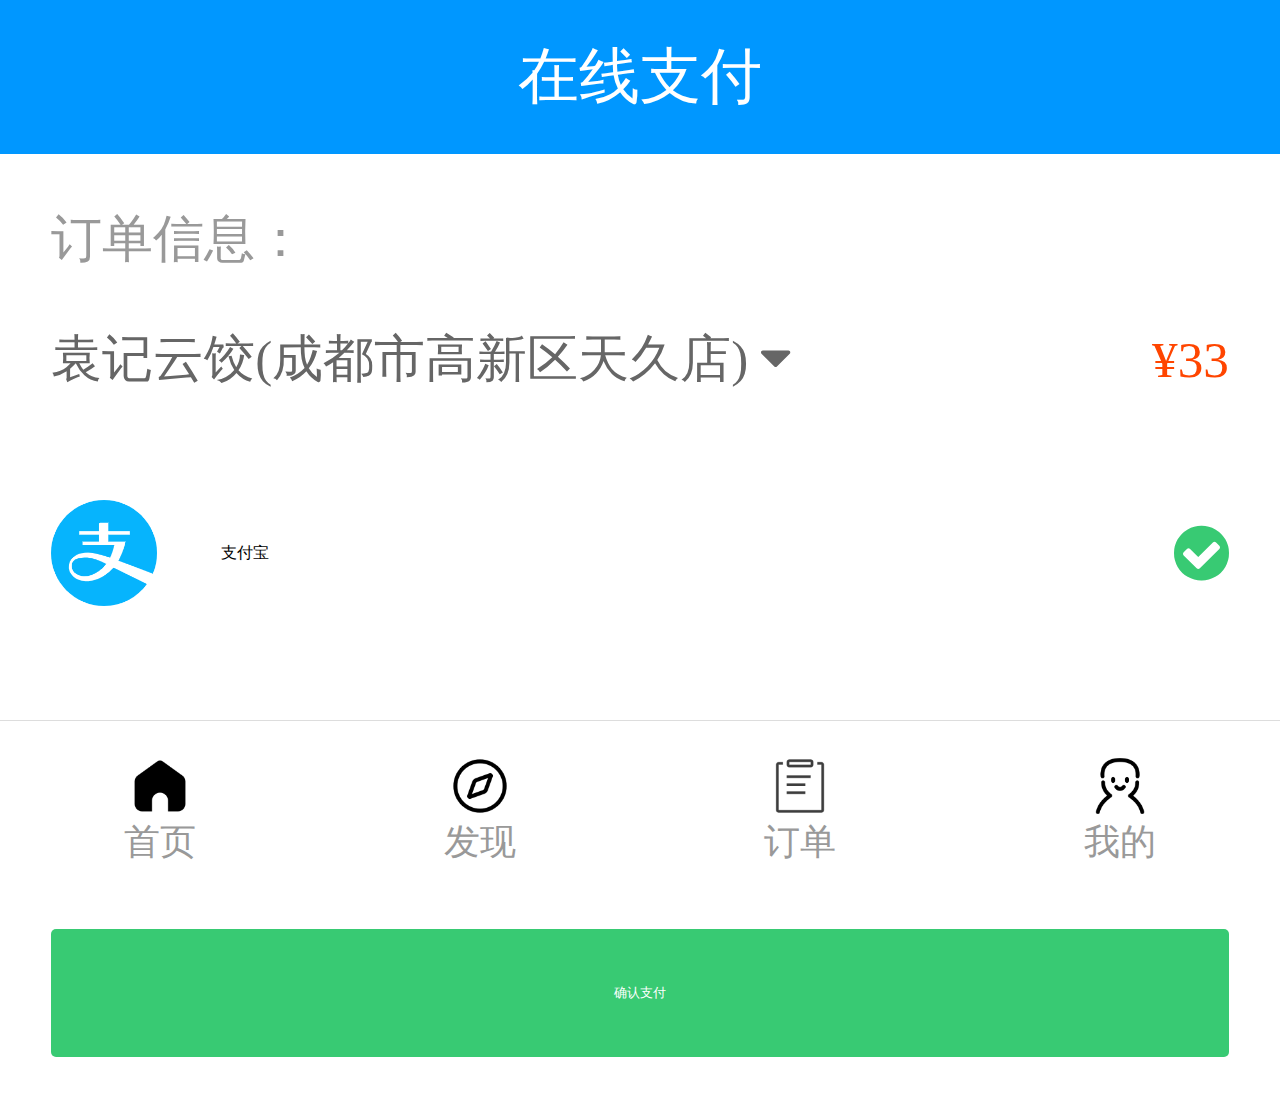
<file: elmFront/payment.html>
<!DOCTYPE html>
<html lang="en">
    <head>
        <meta charset="UTF-8">
        <title>在线支付</title>
        <meta name="viewport" content="width=device-width,initial-scale=1">
        <link href="FrameWork/font-awesome-4.7.0/css/font-awesome.min.css" rel="stylesheet">
        <link href="FrameWork/reset.css" rel="stylesheet">
        <link href="css/payment.css" rel="stylesheet">
        <script src="js/payment.js"></script>
    </head>
    <body>
        <div class="wrapper">
            <!--头部-->
            <header>
                <p>在线支付</p>
            </header>

            <!--订单信息-->
            <h3>订单信息：</h3>
            <div class="order_info">
                <p>
                    袁记云饺(成都市高新区天久店)
                    <i class="fa fa-caret-down" id="showDetail"></i>
                </p>
                <p>&#165;33</p>
            </div>

            <!--订单明细部分-->
            <ul class="order_detail" id="detailInfo">
                <li>
                    <p>新鲜芹菜(水饺) x 2</p>
                    <p>&#165;30</p>
                </li>
                <li>
                    <p>香甜玉米(水饺) x 1</p>
                    <p>&#165;15</p>
                </li>
                <li>
                    <p>配送费</p>
                    <p>&#165;3</p>
                </li>
            </ul>

            <!--支付方式-->
            <ul class="payment_type">
                <li>
                    <div>
                        <img src="img/img1/zhifubao.png">
                        <p>支付宝</p>
                    </div>

                    <i class="fa fa-check-circle"></i>

                </li>
                <li>
                    <div>
                        <img src="img/img1/weixin.png">
                        <p>微信支付</p>
                    </div>


                </li>

            </ul>

            <div class="payment_button">
                <button>确认支付</button>
            </div>

            <!--底部菜单-->
            <ul class="bottom_menu">
                <li onclick="location.href='index.html'">
                    <img src="img/img1/headPage.png">
                    <p>首页</p>
                </li>
                <li>
                    <img src="img/img1/search.png">
                    <p>发现</p>
                </li>
                <li onclick="location.href='orderList.html'">
                    <img src="img/img1/order.png">
                    <p>订单</p>
                </li>
                <li onclick="location.href='login.html'">
                    <img src="img/img1/mine.png">
                    <p>我的</p>
                </li>

            </ul>
        </div>
    </body>
</html>
</file>
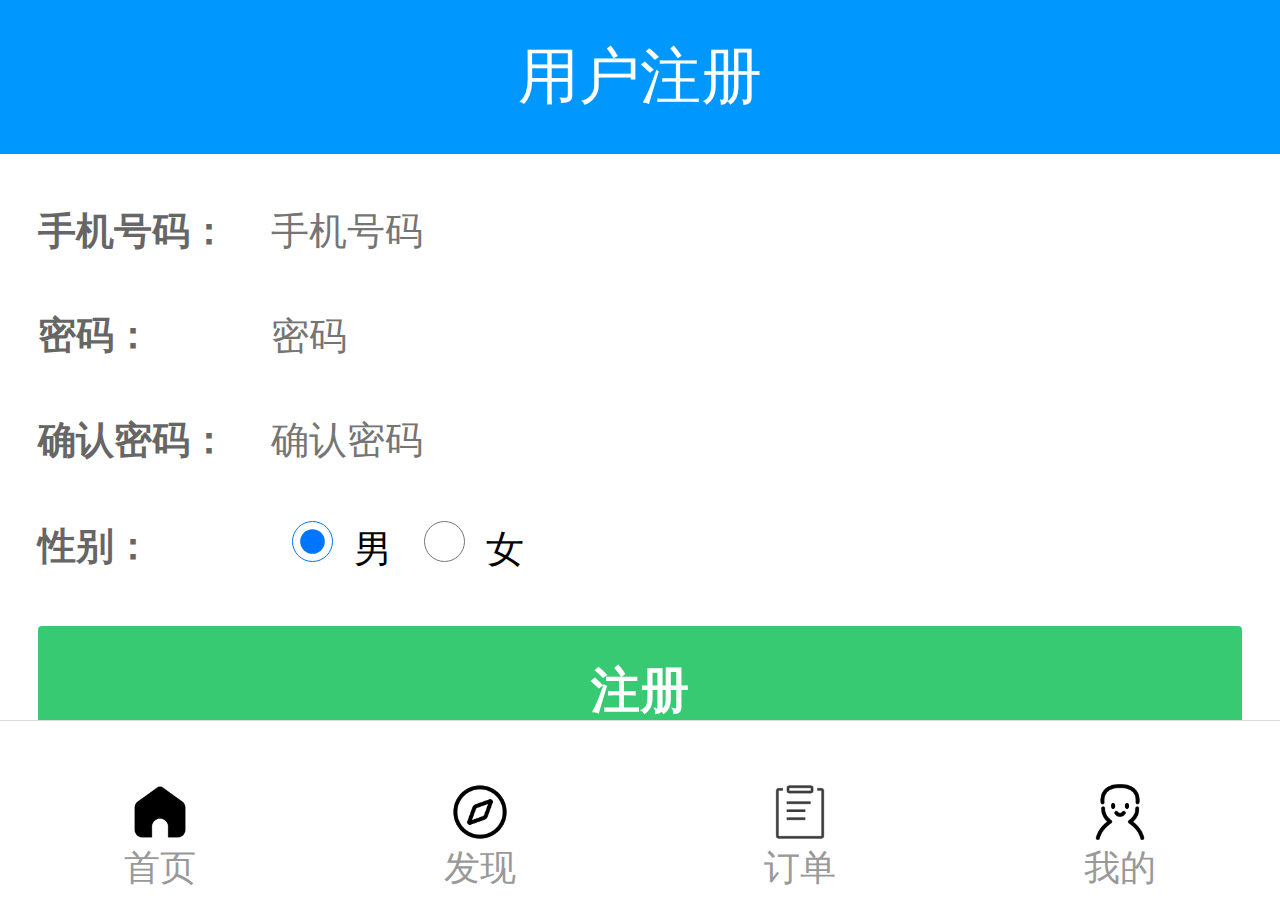
<file: elmFront/register.html>
<!DOCTYPE html>
<html lang="en">
    <head>
        <meta charset="UTF-8">
        <title>用户注册</title>
        <meta name="viewport" content="width=device-width,initial-scale=1">
        <link href="FrameWork/font-awesome-4.7.0/css/font-awesome.min.css" rel="stylesheet">
        <link href="FrameWork/reset.css" rel="stylesheet">
        <link href="css/register.css" rel="stylesheet">


    </head>
    <body>
        <div class="wrapper">
            <!--头部-->
            <header>
                <p>用户注册</p>
            </header>


            <!--登录表单-->
            <ul class="form_box">
                <li>
                    <div class="title">
                        手机号码：
                    </div>
                    <div class="content">
                        <input type="text" placeholder="手机号码">
                    </div>
                </li>

                <li>
                    <div class="title">
                        密码：
                    </div>
                    <div class="content">
                        <input type="password" placeholder="密码">
                    </div>
                </li>

                <li>
                    <div class="title">
                        确认密码：
                    </div>
                    <div class="content">
                        <input type="password" placeholder="确认密码">
                    </div>
                </li>

                <li>
                    <div class="title">
                        性别：
                    </div>
                    <div class="content" style="font-size: 3vw ">
                        <input type="radio" name="sex" checked="" style="width: 6vw;  height: 3.2vw">男
                        <input type="radio" name="sex" style="width: 6vw;  height: 3.2vw">女
                    </div>
                </li>
            </ul>

            <div class="button_login">
                <button onclick="location.href='login.html'">注册</button>
            </div>


            <!--底部菜单-->
            <ul class="bottom_menu">
                <li onclick="location.href='index.html'">
                    <img src="img/img1/headPage.png">
                    <p>首页</p>
                </li>
                <li>
                    <img src="img/img1/search.png">
                    <p>发现</p>
                </li>
                <li onclick="location.href='orderList.html'">
                    <img src="img/img1/order.png">
                    <p>订单</p>
                </li>
                <li>
                    <img src="img/img1/mine.png">
                    <p>我的</p>
                </li>

            </ul>
        </div>
    </body>
</html>
</file>
<file: elmFront/css/index.css>
.wrapper {
    width: 100%;
    height: 100%;
}

/*******************************头部*******************************/

.wrapper header {
    width: 100%;
    height: 12vw;
    background-color: #0097ff;

    display: flex;
    align-items: center;
}

.wrapper header .location-text .fa-location-arrow {
    /*定位图标设置*/
    color: white;
    width: 3.5vw;
    height: 3.5vw;
    margin: 0 1vw 0 3vw; /*上 右 下 左*/
}

.wrapper header .location-text {
    font-size: 4.5vw;
    font-weight: 700;
    /*字体加粗*/
    color: white;
}

.wrapper header .location-text .fa-angle-down {
    /*下拉菜单图标*/
    color: white;
    margin-left: 1vw;
}

/*******************************搜索*******************************/

.wrapper .search {
    width: 100%;
    height: 13vw;
}

.wrapper .search .search-fixed-top {
    width: 100%;
    height: 13vw;
    background-color: #0097ff; /*搜索框部分*/
    display: flex;
    justify-content: center;
    align-items: center;
}

.wrapper .search .search-fixed-top .search-box {
    width: 90%; /*搜索框的白色部分*/
    height: 9vw;
    background-color: white;
    border-radius: 3px;

    display: flex;
    justify-content: center;
    align-items: center;

    font-size: 3.5vw;
    color: #aeaeae;
    user-select: none; /*文本选中状态无效*/

}

.wrapper .search .search-fixed-top .search-box .fa-search {
    margin-right: 1vw;
}

/*******************************点餐分类*******************************/

.wrapper .foodType {
    width: 100%;
    height: 48vw;

    display: flex; /*设置每个li之间是弹性布局*/
    flex-wrap: wrap; /*自动换行*/
    justify-content: space-around; /*水平对齐 两边不贴边*/
    align-content: center; /*竖直方向上两行作为一个整体*/
}

.wrapper .foodType li {
    width: 18vw;
    height: 20vw;

    display: flex; /*设置li内部也是弹性布局*/
    flex-direction: column; /*转换为侧轴排列 避免文字和图片水平排列*/
    justify-content: center;
    align-items: center;

    user-select: none; /*文本选中状态无效*/
    cursor: pointer; /*鼠标移动至上方 会变成小手*/
}

.wrapper .foodType li img {
    /*设置图片的大小*/
    width: 12vw;
    height: 12vw;
}

.wrapper .foodType li p {
    font-size: 3.2vw;
    font-weight: 500;
    color: #666;

}

/*******************************横幅广告*******************************/

.wrapper .banner {
    width: 95%;
    height: 29vw;
    margin: 0 auto;
    display: flex;
    justify-content: space-between;
    align-items: center;
    border-radius: 5px;



    /*background-image: url("../img/img1/banner_.png");*/
    /*background-repeat: no-repeat;*/
    /*background-size: cover;*/
    background-color: #FFFAFA;

    /*通过边框盒子 限制住了盒子的大小*/
    box-sizing: border-box;
    padding: 2vw 4vw;

}

.wrapper .banner div{
    display: flex;
    flex-direction: column; /*主轴垂直*/
    justify-content: center;
    margin-left: 2vw;
}

.wrapper .banner img{
    height: 23vw;
    display: flex;
    flex-direction: column; /*主轴垂直*/
    justify-content: center;
}

.wrapper .banner h3 {
    font-size: 4.2vw;
    margin-bottom: 1.2vw;
    user-select: none; /*文本选中状态无效*/

}/*三级标题*/

.wrapper .banner p {
    font-size: 3.4vw;
    color: #666;
    margin-bottom: 2.4vw;
    user-select: none; /*文本选中状态无效*/


}/*解释说明*/

.wrapper .banner a {
    font-size: 3vw;
    color: #c79060;
    font-weight: 700;
    cursor: pointer;
}/*超链接*/

/*******************************超级会员*******************************/

.wrapper .superMember {
    width: 95%;
    height: 11.5vw;
    background-color: #FEEDC1;
    margin: 1.3vw auto;
    border-radius: 3px;

    color: #644F1B;

    display: flex;
    justify-content: space-between;
    align-items: center;
}

.wrapper .superMember .super_left{
    display: flex;
    align-items: center;
    margin-left: 4vw;
    user-select: none;
}

.wrapper .superMember .super_left img{
    width: 6vw;
    height: 6vw;
    margin-right: 2vw;
}

.wrapper .superMember .super_left h3{
    font-size: 4vw;
    margin-right: 2vw;
}

.wrapper .superMember .super_left p{
    font-size: 3vw;
}

.wrapper .superMember .super_right{
    font-size: 3vw;
    margin-right: 4vw;
    cursor: pointer;
}

/*******************************推荐商家*******************************/

.wrapper .recommend {
    width: 100%;
    height: 14vw;
    display: flex;
    justify-content: center;
    align-items: center;
}

.wrapper .recommend .recommend-line {
    width: 7vw;
    height: 0.2vw;
    background-color: #888;
}

.wrapper .recommend p {
    font-size: 4vw;
    margin: 0 4vw;
}

/*******************************排序方式*******************************/

.wrapper .orderType {
    width: 100%;
    height: 5vw;
    margin-bottom: 5vw;

    display: flex;
    justify-content:  space-around;
    align-items: center;

}

.wrapper .orderType li{
    font-size: 3.5vw;
    color: #555;
    display: flex;
    align-items: center;

}

.wrapper .orderType li img{
    height: 2.5vw;
    margin-left: 0.3vw;

}

/*******************************推荐商家*******************************/

/*business分成左右两块*/
.wrapper .business{
    width: 100%;
    margin-bottom: 14vw;
    display:inline-block
}
.wrapper .business li{
    width: 100%;
    box-sizing: border-box;
    /*设置弹性盒子的原因：由于设置了padding 宽度又为100% 若不设置弹性盒子，会出现横向的滚动条*/
    padding: 2.5vw;
    user-select: none;
    border-bottom: solid 1px #DDD;

    display: flex;

}
.wrapper .business li img{
    width: 18vw;
    height: 18vw;

}
.wrapper .business li .business_info{
    width: 100%;
    box-sizing: border-box;
    padding-left:1vw ;
}

/*第一行 餐馆名称和一个小图标*/
.wrapper .business li .business_info .business_info_header{
    display: flex;
    justify-content: space-between;
    align-items: center;
    margin-bottom: 2vw;
}
.wrapper .business li .business_info .business_info_header h3{
    font-size: 4vw;
    color: #333;

}
.wrapper .business li .business_info .business_info_header .fa-minus-square{
    display: flex;
    justify-content: center;
    align-items: center;

    width: 4vw;
    height: 4vw;
    /*width,height设置的是容器的大小，若需要修改填图标的大小，需要对font-size进行修改*/
    color: #666666;
    font-size: 3vw;
    margin-right: 3vw;
}

/*第二行 星级评价和蜂鸟快送*/
.wrapper .business li .business_info .business_info_star{
    display: flex;
    justify-content: space-between;
    align-items: center;
    margin-bottom: 2vw;
    font-size: 3.1vw;
}
.wrapper .business li .business_info .business_info_star .business_info_star_left{
    display: flex;
    align-items: center;
}
.wrapper .business li .business_info .business_info_star .business_info_star_left .fa-star ,.fa-star-half-full ,.fa-star-o{
    color: #FEC80E;
    margin-right: 0.5vw;
}
.wrapper .business li .business_info .business_info_star .business_info_star_left p{
    color: #666;
    margin-left: 1vw;
}
.wrapper .business li .business_info .business_info_star .business_info_star_right{
    background-color: #0097FF;
    color: #fff;
    font-size: 2.4vw;
    border-radius: 4px;
    padding: 0 0.6vw;
}

/*第三行 配送时间路程*/
.wrapper .business li .business_info .business_info_delivery{
    display: flex;
    justify-content: space-between;
    align-items: center;
    margin-bottom: 2vw;

    color: #666;
    font-size: 3.1vw;
}

/*第四行 商家简介*/
.wrapper .business li .business_info .business_info_intro{
    display: flex;

    align-items: center;
    margin-bottom: 3vw;

}
.wrapper .business li .business_info .business_info_intro div{
    display: flex;
    align-items: center;
    justify-content: center;
    border :solid 1px #DDD;
    font-size: 2.8vw;
    color: #666;
    border-radius: 3px;
    padding: 0 0.1vw;
}

/*第五行 各种优惠*/
.wrapper .business li .business_info .business_info_promotion{
    display: flex;
    justify-content: space-between;
    align-items: center;
    margin-bottom: 1.8vw;
}

.wrapper .business li .business_info .business_info_promotion .business_info_promotion_left{
    display: flex;
    align-items: center;

}
.wrapper .business li .business_info .business_info_promotion .business_info_promotion_left .business_info_promotion_left_icon{
    width: 4vw;
    height: 4vw;
    background-color: #70BC46;
    font-size: 3vw;
    color: #FFF;
    border-radius: 3px;

    display: flex;
    justify-content: center;
    align-items: center;
}
.wrapper .business li .business_info .business_info_promotion .business_info_promotion_left p{
    color: #666;
    font-size: 3vw;
    margin-left:2vw ;
}

.wrapper .business li .business_info .business_info_promotion .business_info_promotion_right{
    display: flex;
    align-items: center;
    font-size: 2.5vw;
    color: #999;
}
.wrapper .business li .business_info .business_info_promotion .business_info_promotion_right p{
    margin-right:2vw ;
}

/*******************************底部菜单栏*******************************/

.wrapper .bottom_menu{

    width: 100%;
    height: 14vw;
    border-top: solid 1px #DDD;
    background-color: #FFF;

    position: fixed;
    left: 0;
    bottom: 0;

    display: flex;
    justify-content: space-around;
    align-items: center;
}
.wrapper .bottom_menu li{
    display: flex;
    flex-direction: column;
    justify-content: center;
    align-items: center;

    color: #999;
    user-select: none;
    cursor: pointer;
    font-weight: 545;
}
.wrapper .bottom_menu li  p{
    font-size: 2.8vw;

}
.wrapper .bottom_menu li img{

    height: 5vw;

}
</file>
<file: elmFront/css/businessInfo.css>
.wrapper {
    width: 100%;
    height: 100%;
}

/*******************************头部*******************************/
.wrapper header {
    width: 100%;
    height: 12vw;
    background-color: #0097ff;

    color: #FFF;
    font-size: 4.8vw;


    position: fixed;
    left: 0;
    top: 0;
    /*margin对position: fixed无效，可以通过设置top值进行解决·*/
    z-index: 100;
    /**/

    display: flex;
    justify-content: center;
    align-items: center;


}

/*******************************商家大图标*******************************/

.wrapper .business_logo{
    width: 100%;
    height: 35vw;
    margin-top: 12vw;


    display: flex;
    justify-content: center;
    align-items: center;



}

.wrapper .business_logo img{

    width: 40vw;
    height: 30vw;
    border-radius: 5px;

    display: flex;
    justify-content: center;
    align-items: center;
}

/*******************************商家信息*******************************/

.wrapper .business-info{
    width: 100%;
    height: 20vw;

    display: flex;
    flex-direction: column;
    justify-content: center;
    align-items: center;
}

.wrapper .business-info h1{
    font-size: 5vw;
}

.wrapper .business-info p{
    font-size: 3vw;
    color: #666666;
    margin-top: 1vw;
}

/*******************************商家信息*******************************/

.wrapper .food{
    width: 100%;
    margin-bottom: 14vw;
    display: inline-block;

}

.wrapper .food li{
    width: 100%;
    box-sizing: border-box;
    padding: 2.5vw;
    user-select: none;

    display: flex;
    justify-content: space-between;
    align-items: center;
}

.wrapper .food li .food_left{
    display: flex;
    align-items: center;

}

.wrapper .food li .food_left img{
    width: 20vw;
    height: 20vw;
}

.wrapper .food li .food_left .food_left_info{
    margin-left: 3vw;
}

.wrapper .food li .food_left .food_left_info h3{
    font-size: 3.8vw;
    color: #555;
}

.wrapper .food li .food_left .food_left_info p{
    font-size: 3vw;
    color: #888888;
    margin-top: 2vw;
}

.wrapper .food li .food_right {
    width: 16vw;
    display: flex;
    justify-content: space-between;
    align-items: center;
}

.wrapper .food li .food_right .fa-minus-circle{
    font-size: 5.5vw;
    color: #999999;
    cursor: pointer;
}

.wrapper .food li .food_right p{
    font-size: 3.6vw;
    color: #333333;
}

.wrapper .food li .food_right .fa-plus-circle{
    font-size: 5.5vw;
    color: #0097ef;
    cursor: pointer;
}

/*******************************购物车部分*******************************/
.wrapper .cart{
    width: 100%;
    height: 14vw;

    position: fixed;
    left: 0;
    bottom: 0;

    display: flex;
}

.wrapper .cart .cart_left{
    flex: 2;
    background-color: #505051;
    display: flex;
}

.wrapper .cart .cart_left .cart_left_icon {
    width: 16vw;
    height: 16vw;
    box-sizing: border-box;
    border:solid 1.6vw #444;
    border-radius: 8vw;
    background-color: #3190e8;
    font-size: 7vw;
    color: #FFF;

    display: flex;
    justify-content: center;
    align-items: center;

    margin-top: -4vw;
    margin-left: 3vw;

    position: relative;

}

.wrapper .cart .cart_left .cart_left_icon .cart_left_icon_quantity{
    width: 5vw;
    height: 5vw;
    border-radius: 2.5vw;
    background-color: red;
    color: #fff;

    font-size: 3.6vw;
    display: flex;
    justify-content: center;
    align-items: center;

    position: absolute;
    right: -1.5vw;
    top: -1.5vw;
}

.wrapper .cart .cart_left .cart_left_info p{
    font-size: 4.5vw;
    color: #fff;
    margin-top: 1vw;
}

.wrapper .cart .cart_left .cart_left_info p:last-child{
    font-size: 2.8vw;
    color: #AAA;
    margin-top: 0;
}



.wrapper .cart .cart_right{
    flex: 1;
}

/*足够配送费*/
.wrapper .cart .cart_right .cart_right_item{
    width: 100%;
    height: 100%;
    background-color: #38CA73;
    color: #fff;
    font-size: 4.5vw;
    font-weight: 700;
    user-select: none;
    cursor: pointer;

    display: flex;
    justify-content: center;
    align-items: center;
}

/*不够起送费*/
/*
.wrapper .cart .cart_right .cart_right_item{
    width: 100%;
    height: 100%;
    background-color: #9494a6;
    color: #fff;
    font-size: 4.5vw;
    font-weight: 700;
    user-select: none;

    display: flex;
    justify-content: center;
    align-items: center;
}
*/
</file>
<file: elmFront/css/businesslist.css>
.wrapper {
    width: 100%;
    height: 100%;
}

/*******************************头部*******************************/
.wrapper header {
    width: 100%;
    height: 12vw;
    background-color: #0097ff;

    color: #FFF;
    font-size: 4.8vw;


    position: fixed;
    left: 0;
    top: 0;
    z-index: 100;
    /*因为图片为了设置红点，设置了绝对定位，会脱离文档流，html中，后写入的优先级比较高*/
    /*为了使导航栏在最上方，设置其的优先级为100*/

    display: flex;
    justify-content: center;
    align-items: center;
}


/*******************************商家列表*******************************/
.wrapper .business{
    width: 100%;
    margin-top: 12vw;
    margin-bottom: 14vw;

    display:inline-block


}

.wrapper .business li{
    width: 100%;
    box-sizing: border-box;
    padding: 2.5vw;
    border-bottom: solid 1px #DDD;
    user-select: none;
    cursor: pointer;

    display: flex;
    align-items: center;

}

.wrapper .business li .business_img{
    position: relative;
}

.wrapper .business li .business_img img{
    width: 20vw;
    height: 20vw;
}

.wrapper .business li .business_img .business-img-quantity{
    width: 5vw;
    height: 5vw;
    background-color: red;
    color: #FFF;
    font-size: 3.6vw;
    border-radius: 2.5vw;

    display: flex;
    justify-content: center;
    align-items: center;

    position: absolute;
    right: -1.5vw;
    top: -1.5vw;

}

.wrapper .business li .business-info{
    margin-left: 3vw;
}
.wrapper .business li .business-info h3{
    font-size: 3.8vw;
    color: #555555;
}

.wrapper .business li .business-info p{
    font-size: 3vw;
    color: #888888;
    margin-top: 2vw;
}

/*******************************底部菜单栏*******************************/

.wrapper .bottom_menu{

    width: 100%;
    height: 14vw;
    border-top: solid 1px #DDD;
    background-color: #FFF;

    position: fixed;
    left: 0;
    bottom: 0;

    display: flex;
    justify-content: space-around;
    align-items: center;
}
.wrapper .bottom_menu li{
    display: flex;
    flex-direction: column;
    justify-content: center;
    align-items: center;

    color: #999;
    user-select: none;
    cursor: pointer;
    font-weight: 545;
}
.wrapper .bottom_menu li  p{
    font-size: 2.8vw;

}
.wrapper .bottom_menu li img{

    height: 5vw;

}
</file>
<file: elmFront/css/login.css>
/*******************************头部*******************************/

.wrapper header {
    width: 100%;
    height: 12vw;
    background-color: #0097ff;

    color: #FFF;
    font-size: 4.8vw;


    position: fixed;
    left: 0;
    top: 0;
    /*margin对position: fixed无效，可以通过设置top值进行解决·*/
    z-index: 100;
    /**/

    display: flex;
    justify-content: center;
    align-items: center;


}


/*******************************登录表单*******************************/
.wrapper ul{
    width: 100%;
    margin-top: 12vw;
    display: inline-block;

}

.wrapper ul li{
    box-sizing: border-box;
    padding: 4vw 3vw 0 3vw;
    display: flex;
    align-items: center;
}

.wrapper ul li .title{
    /*不缩小 不放大 18vw*/
    flex: 0 0 18vw;
    font-size: 3vw;
    font-weight: 700;
    color: #666;
}

.wrapper ul li .content{
    flex:1;
}

.wrapper ul li .content input{
    border: none;
    outline: none;
    width: 100%;
    height: 4vw;
    font-size: 3vw;
}

.wrapper .button_login{
    width: 100%;
    box-sizing: border-box;
    padding: 4vw 3vw 0 3vw;
}

.wrapper .button_login button{
    width: 100%;
    height: 10vw;
    font-size: 3.8vw;
    font-weight: 650;
    color: #FFF;
    background-color: #38CA73;
    border-radius: 4px;

    border: none;
    outline: none;
}

.wrapper .button_register{
    width: 100%;
    box-sizing: border-box;
    padding: 4vw 3vw 0 3vw;
}

.wrapper .button_register button{
    width: 100%;
    height: 10vw;
    font-size: 3.8vw;
    font-weight: 650;
    color: #666;
    background-color: #EEE;
    border-radius: 4px;

    border: solid 1px #ddd;
    outline: none;
}

/*******************************底部菜单栏*******************************/

.wrapper .bottom_menu{

    width: 100%;
    height: 14vw;
    border-top: solid 1px #DDD;
    background-color: #FFF;

    position: fixed;
    left: 0;
    bottom: 0;

    display: flex;
    justify-content: space-around;
    align-items: center;
}

.wrapper .bottom_menu li{
    display: flex;
    flex-direction: column;
    justify-content: center;
    align-items: center;

    color: #999;
    user-select: none;
    cursor: pointer;
    font-weight: 545;
}

.wrapper .bottom_menu li  p{
    font-size: 2.8vw;

}

.wrapper .bottom_menu li img{

    height: 5vw;

}
</file>
<file: elmFront/css/order.css>
.wrapper {
    width: 100%;
    height: 100%;
}

/*******************************头部*******************************/
.wrapper header {
    width: 100%;
    height: 12vw;
    background-color: #0097ff;

    color: #FFF;
    font-size: 4.8vw;


    position: fixed;
    left: 0;
    top: 0;
    /*margin对position: fixed无效，可以通过设置top值进行解决·*/
    z-index: 100;
    /**/

    display: flex;
    justify-content: center;
    align-items: center;


}

/*******************************订单信息部分*******************************/
.wrapper .order_info{
    width: 100%;
    margin-top: 12vw;
    background-color: #0097ef;

    box-sizing: border-box;
    padding: 2vw;
    color: #fff;
}

.wrapper .order_info h5{
    font-size: 3vw;
    font-weight: 300;
}

.wrapper .order_info .order_info_address{
    width: 100%;
    display: flex;
    justify-content: space-between;
    align-items: center;

    font-weight: 700;
    user-select: none;
    cursor: pointer;
    margin: 1vw 0;
}

.wrapper .order_info .order_info_address p{
    /*在碰到箭头前就换行*/
    width: 80%;
    font-size: 5vw;
}

.wrapper .order_info .order_info_address .fa-angle-right{
    font-size: 6vw;
}

.wrapper .order_info p{
    font-size: 3vw;
}

.wrapper h3{
    box-sizing: border-box;
    padding: 3vw;
    display: flex;
    align-items: center;
    font-size: 4vw;
    color: #666;
    border-bottom: solid 1px #ddd;
}

/*******************************订单详情部分*******************************/
.wrapper .order_detailed{
    width: 100%;

}

.wrapper .order_detailed li{
    width: 100%;
    height: 16vw;
    box-sizing: border-box;
    padding: 3vw;
    color: #666;

    display: flex;
    justify-content: space-between;
    align-items: center;
}

.wrapper .order_detailed li .order_detailed_left{
    display: flex;
    align-items: center;
}

.wrapper .order_detailed li .order_detailed_left img{
    width: 10vw;
    height: 10vw;
}
.wrapper .order-detailed li .order_detailed_left p{
    font-size: 3.5vw;
    margin-left: 3vw;
}
.wrapper .order_detailed li p{
    font-size: 3.5vw;

}

.wrapper .order_deliveryFee{
    width: 100%;
    height: 16vw;
    box-sizing: border-box;
    padding: 3vw;
    color: #666;
    display: flex;
    justify-content: space-between;
    align-items: center;
    font-size: 3.5vw;
}

/*******************************订单合计部分*******************************/

.wrapper .total{
    width: 100%;
    height: 14vw;

    position: fixed;
    left: 0;
    bottom: 0;

    display: flex;
}

.wrapper .total .total_left{
    flex: 2;
    background-color: #505051;
    color: #FFF;
    font-size: 4.5vw;
    font-weight: 700;
    user-select: none;

    display: flex;
    justify-content: center;
    align-items: center;
}

.wrapper .total .total_right{
    flex: 1;
    background-color: #38CA73;
    color: #fff;
    font-size: 4.5vw;
    font-weight: 700;
    user-select: none;
    cursor: pointer;

    display: flex;
    justify-content: center;
    align-items: center;
}
</file>
<file: elmFront/css/orderList.css>
.wrapper {
    width: 100%;
    height: 100%;
}

/*******************************头部*******************************/
.wrapper header {
    width: 100%;
    height: 12vw;
    background-color: #0097ff;

    color: #FFF;
    font-size: 4.8vw;


    position: fixed;
    left: 0;
    top: 0;
    z-index: 100;
    /*因为图片为了设置红点，设置了绝对定位，会脱离文档流，html中，后写入的优先级比较高*/
    /*为了使导航栏在最上方，设置其的优先级为100*/

    display: flex;
    justify-content: center;
    align-items: center;
}


/*******************************历史订单列表*******************************/
.wrapper h3{
    margin-top: 12vw;
    box-sizing: border-box;
    padding: 4vw;
    font-size: 4vw;
    font-weight: 300;
    color: #999;
}

.wrapper h3:last-child{
    margin-top: 8vw;
    box-sizing: border-box;
    padding: 4vw;
    font-size: 4vw;
    font-weight: 300;
    color: #999;
}

.wrapper .order{
    width: 100%;
}
.wrapper .order li{
    width: 100%;
}
.wrapper .order li .order_info{
    box-sizing: border-box;
    padding: 2vw 4vw;
    font-size: 4vw;
    color: #666;

    display: flex;
    justify-content: space-between;
    align-items: center;
}

.wrapper .order li .order_info .order_info_right{
    display: flex;
}
.wrapper .order li .order_info .order_info_right .order_info_right_icon{
    background-color: #f90;
    color: #fff;
    border-radius: 3px;
    margin-left: 2vw;
    user-select: none;
    cursor: pointer;
}

.wrapper .order li .order_detail{
    width: 100%;
}
.wrapper .order li .order_detail li{
    width: 100%;
    box-sizing: border-box;
    padding: 1vw 4vw;
    color: #666;
    font-size: 3vw;

    display: flex;
    justify-content: space-between;
    align-items: center;
}

/*******************************底部菜单栏*******************************/

.wrapper .bottom_menu{

    width: 100%;
    height: 14vw;
    border-top: solid 1px #DDD;
    background-color: #FFF;

    position: fixed;
    left: 0;
    bottom: 0;

    display: flex;
    justify-content: space-around;
    align-items: center;
}
.wrapper .bottom_menu li{
    display: flex;
    flex-direction: column;
    justify-content: center;
    align-items: center;

    color: #999;
    user-select: none;
    cursor: pointer;
    font-weight: 545;
}
.wrapper .bottom_menu li  p{
    font-size: 2.8vw;

}
.wrapper .bottom_menu li img{

    height: 5vw;

}
</file>
<file: elmFront/css/payment.css>
.wrapper {
    width: 100%;
    height: 100%;
}

/*******************************头部*******************************/

.wrapper header {
    width: 100%;
    height: 12vw;
    background-color: #0097ff;

    color: #FFF;
    font-size: 4.8vw;


    position: fixed;
    left: 0;
    top: 0;
    /*margin对position: fixed无效，可以通过设置top值进行解决·*/
    z-index: 100;
    /**/

    display: flex;
    justify-content: center;
    align-items: center;


}

/*******************************订单信息*******************************/

.wrapper h3{
    margin-top: 12vw;
    box-sizing: border-box;
    padding: 4vw 4vw 0;

    font-size: 4vw;
    font-weight: 300;
    color: #999;
}

.wrapper  .order_info p .fa-caret-down{
    cursor: pointer;
}
.wrapper .order_info{
    box-sizing: border-box;
    padding: 4vw;
    font-size: 4vw;
    color: #666;

    display: flex;
    justify-content: space-between;
    align-items: center;
}
.wrapper .order_info p:last-child{
    color: orangered;

}

/****************** 订单明细部分 ******************/
.wrapper .order-detail{
    width: 100%;
}

.wrapper .order_detail li{
    width: 100%;
    box-sizing: border-box;
    padding: 1vw 4vw;

    display: flex;
    justify-content: space-between;
    align-items: center;
}

.wrapper .order_detail li p{
    font-size: 3vw;
    color: #666;
}

/******************支付方式******************/

.wrapper .payment_type{
    width: 100%;
}

.wrapper .payment_type  li{
    width: 100%;
    box-sizing: border-box;
    padding: 4vw;

    display: flex;
    justify-content: space-between;
    align-items: center;
}

.wrapper .payment_type  li div{
    display: flex;
    height: 8.9vw;

    width: 33vw;
    align-items: center;
}
.wrapper .payment_type  li div img{

    height:8.3vw;

}

.wrapper .payment_type  li div p{
    margin-left: 5vw;
}

.wrapper .payment_type li .fa-check-circle{
    font-size: 5vw;
    color: #38CA73;
}

.wrapper .payment_button{
    width: 100%;
    box-sizing: border-box;
    padding: 4vw;
}

.wrapper .payment_button button{
    width: 100%;
    height: 10vw;
    border: none;
    outline: none;
    border-radius: 5px;
    background-color: #38CA73;
    color: #fff;
}





/*******************************底部菜单栏*******************************/

.wrapper .bottom_menu{

    width: 100%;
    height: 14vw;
    border-top: solid 1px #DDD;
    background-color: #FFF;

    position: fixed;
    left: 0;
    bottom: 0;

    display: flex;
    justify-content: space-around;
    align-items: center;
}

.wrapper .bottom_menu li{
    display: flex;
    flex-direction: column;
    justify-content: center;
    align-items: center;

    color: #999;
    user-select: none;
    cursor: pointer;
    font-weight: 545;
}

.wrapper .bottom_menu li  p{
    font-size: 2.8vw;

}

.wrapper .bottom_menu li img{

    height: 5vw;

}
</file>
<file: elmFront/css/register.css>
.wrapper {
    width: 100%;
    height: 100%;
}

/*******************************头部*******************************/

.wrapper header {
    width: 100%;
    height: 12vw;
    background-color: #0097ff;

    color: #FFF;
    font-size: 4.8vw;


    position: fixed;
    left: 0;
    top: 0;
    /*margin对position: fixed无效，可以通过设置top值进行解决·*/
    z-index: 100;
    /**/

    display: flex;
    justify-content: center;
    align-items: center;


}


/*******************************登录表单*******************************/
.wrapper ul{
    width: 100%;
    margin-top: 12vw;
    display: inline-block;
}

.wrapper ul li{
    box-sizing: border-box;
    padding: 4vw 3vw 0 3vw;
    display: flex;
    align-items: center;
}

.wrapper ul li .title{
    /*不缩小 不放大 18vw*/
    flex: 0 0 18vw;
    font-size: 3vw;
    font-weight: 700;
    color: #666;
}

.wrapper ul li .content{
    flex:1;
}

.wrapper ul li .content input{
    border: none;
    outline: none;
    width: 100%;
    height: 4vw;
    font-size: 3vw;
}

.wrapper .button_login{
    width: 100%;
    box-sizing: border-box;
    padding: 4vw 3vw 0 3vw;
}

.wrapper .button_login button{
    width: 100%;
    height: 10vw;
    font-size: 3.8vw;
    font-weight: 650;
    color: #FFF;
    background-color: #38CA73;
    border-radius: 4px;

    border: none;
    outline: none;
}

.wrapper .button_register{
    width: 100%;
    box-sizing: border-box;
    padding: 4vw 3vw 0 3vw;
}

.wrapper .button_register button{
    width: 100%;
    height: 10vw;
    font-size: 3.8vw;
    font-weight: 650;
    color: #666;
    background-color: #EEE;
    border-radius: 4px;

    border: solid 1px #ddd;
    outline: none;
}

/*******************************底部菜单栏*******************************/

.wrapper .bottom_menu{

    width: 100%;
    height: 14vw;
    border-top: solid 1px #DDD;
    background-color: #FFF;

    position: fixed;
    left: 0;
    bottom: 0;

    display: flex;
    justify-content: space-around;
    align-items: center;
}

.wrapper .bottom_menu li{
    display: flex;
    flex-direction: column;
    justify-content: center;
    align-items: center;

    color: #999;
    user-select: none;
    cursor: pointer;
    font-weight: 545;
}

.wrapper .bottom_menu li  p{
    font-size: 2.8vw;

}

.wrapper .bottom_menu li img{

    height: 5vw;

}
</file>
